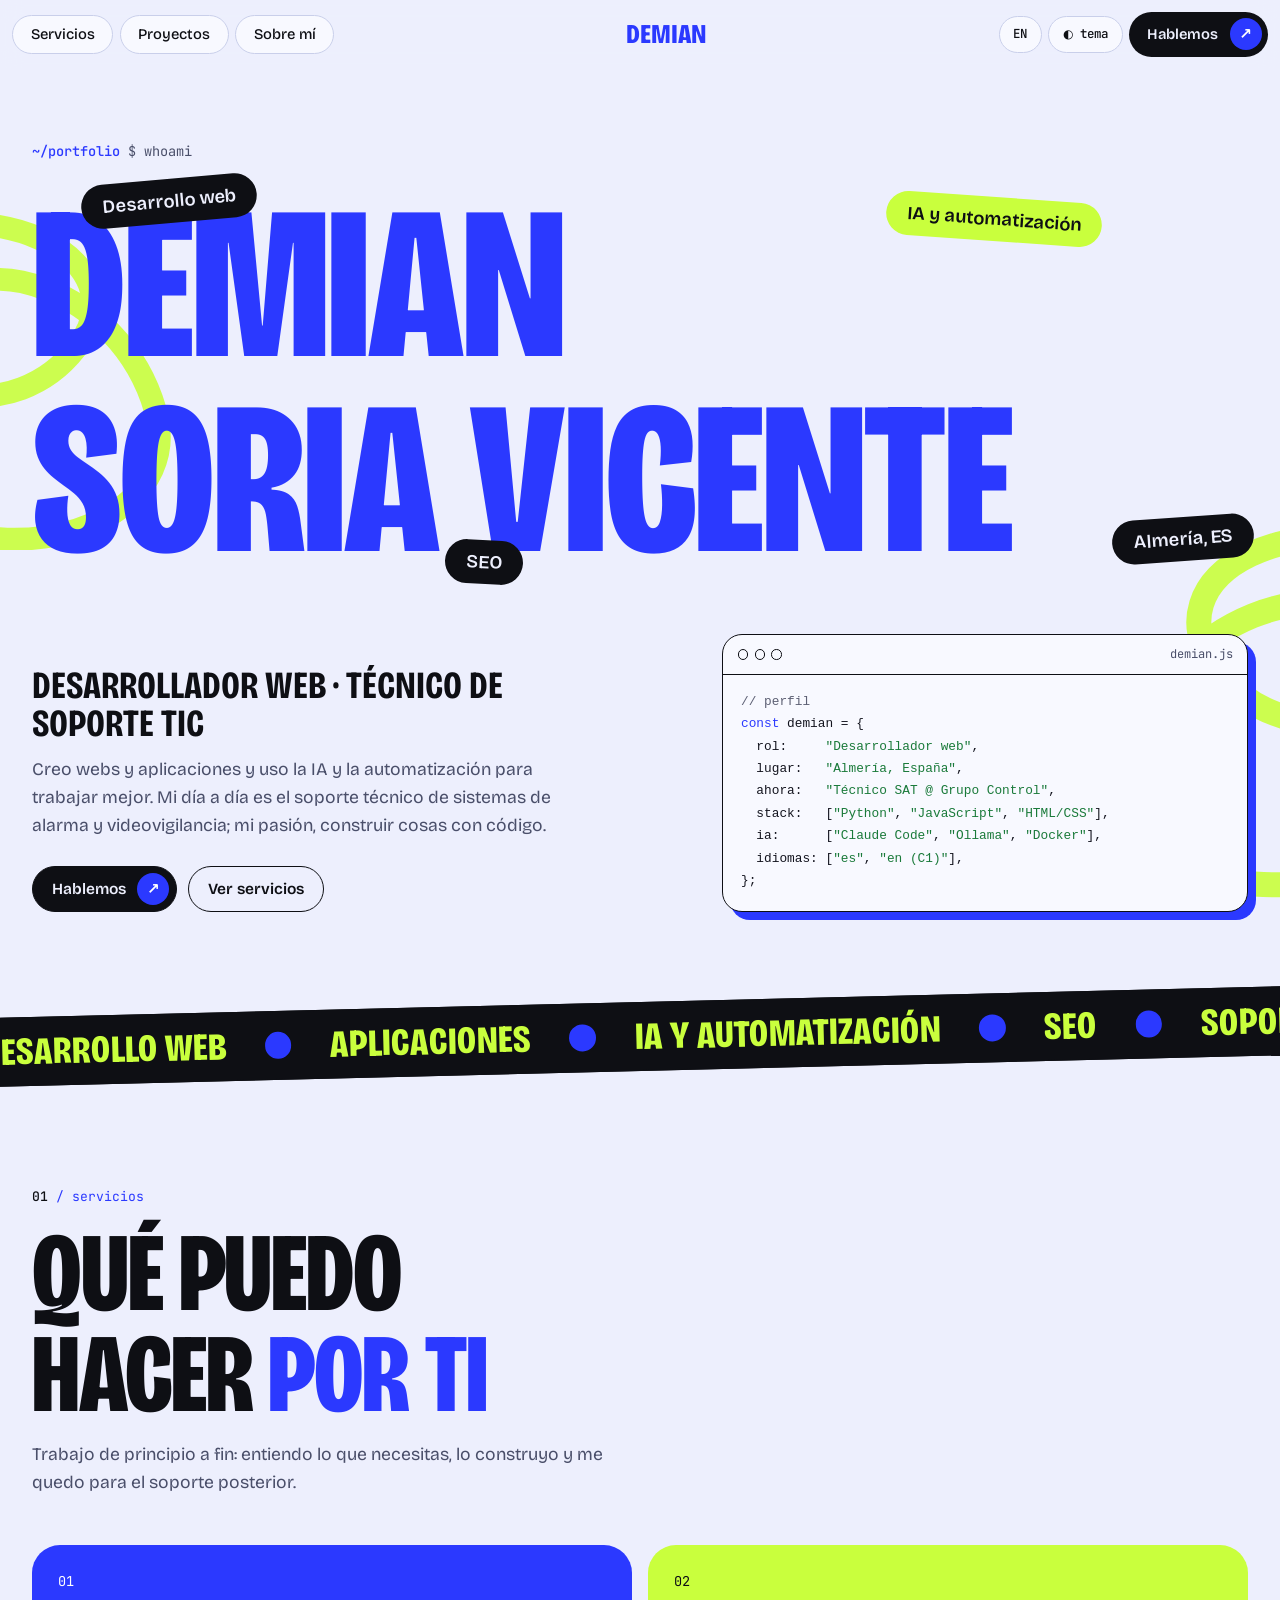
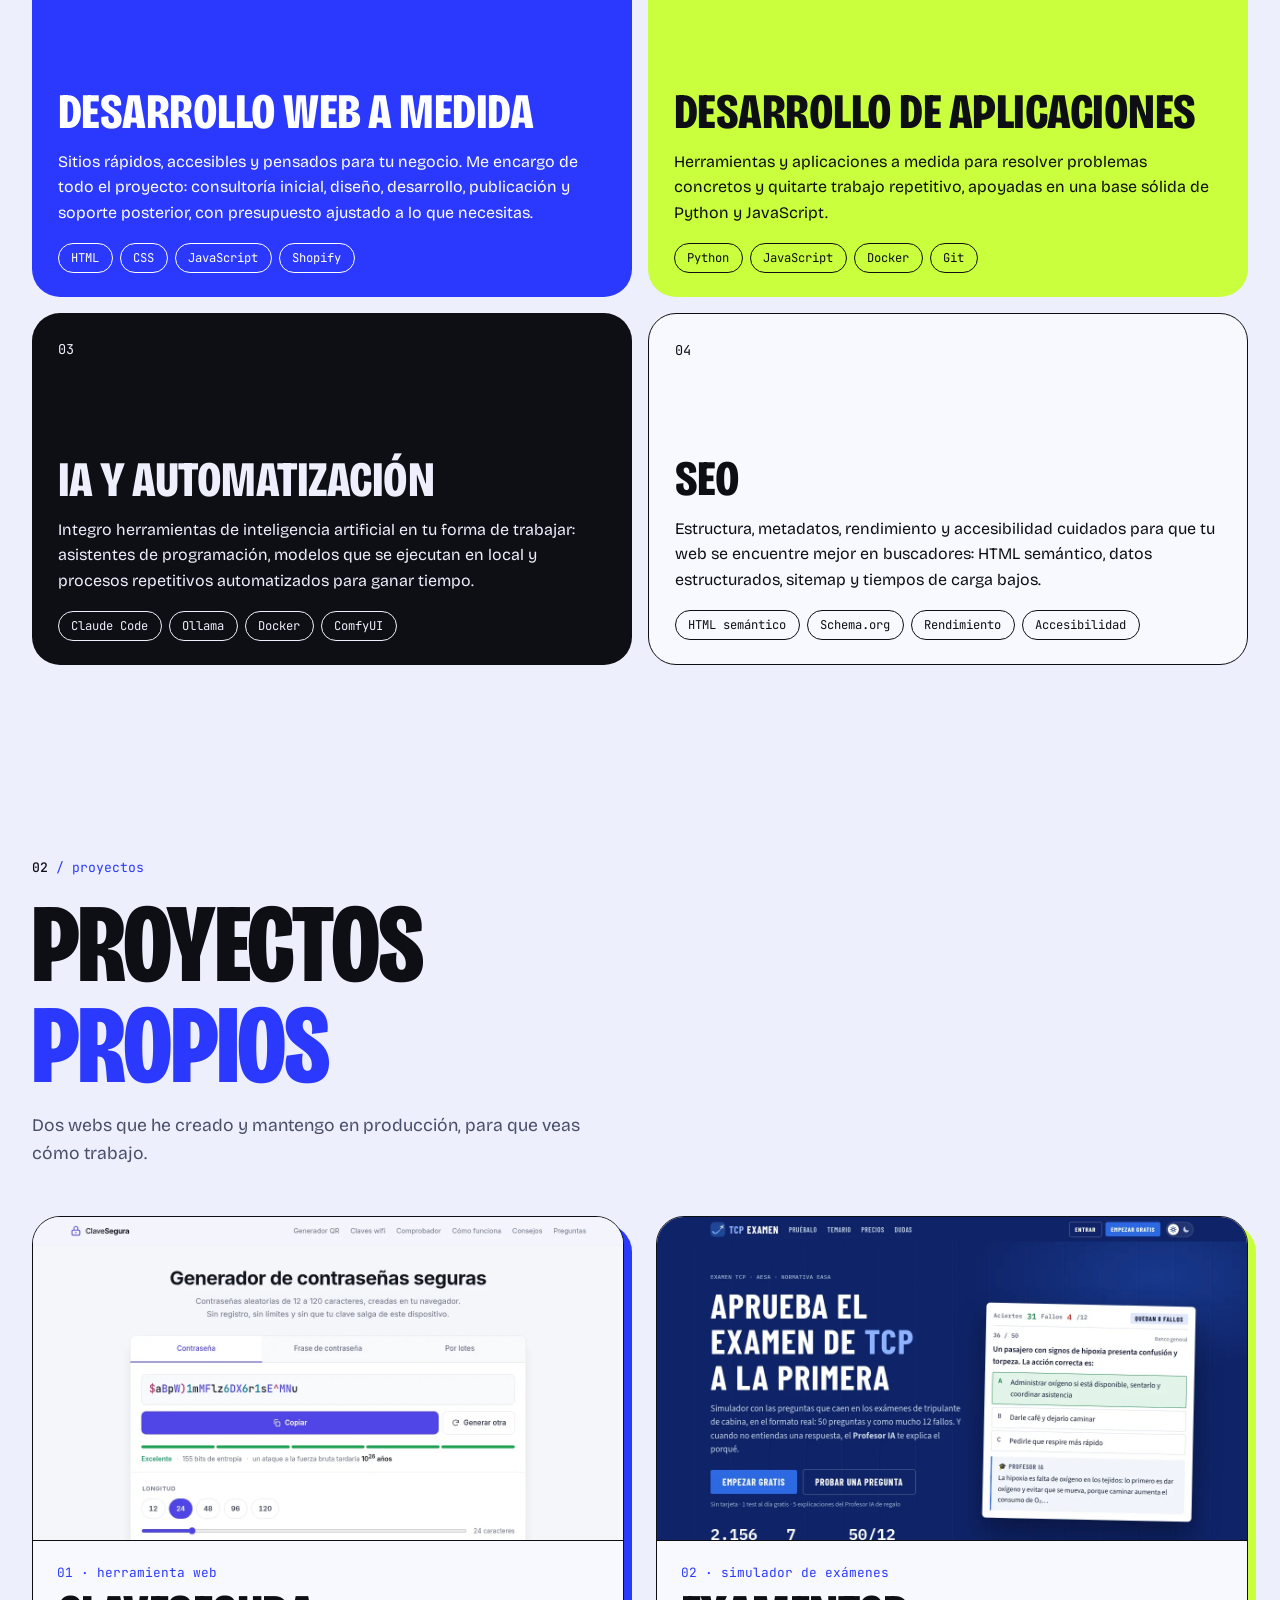
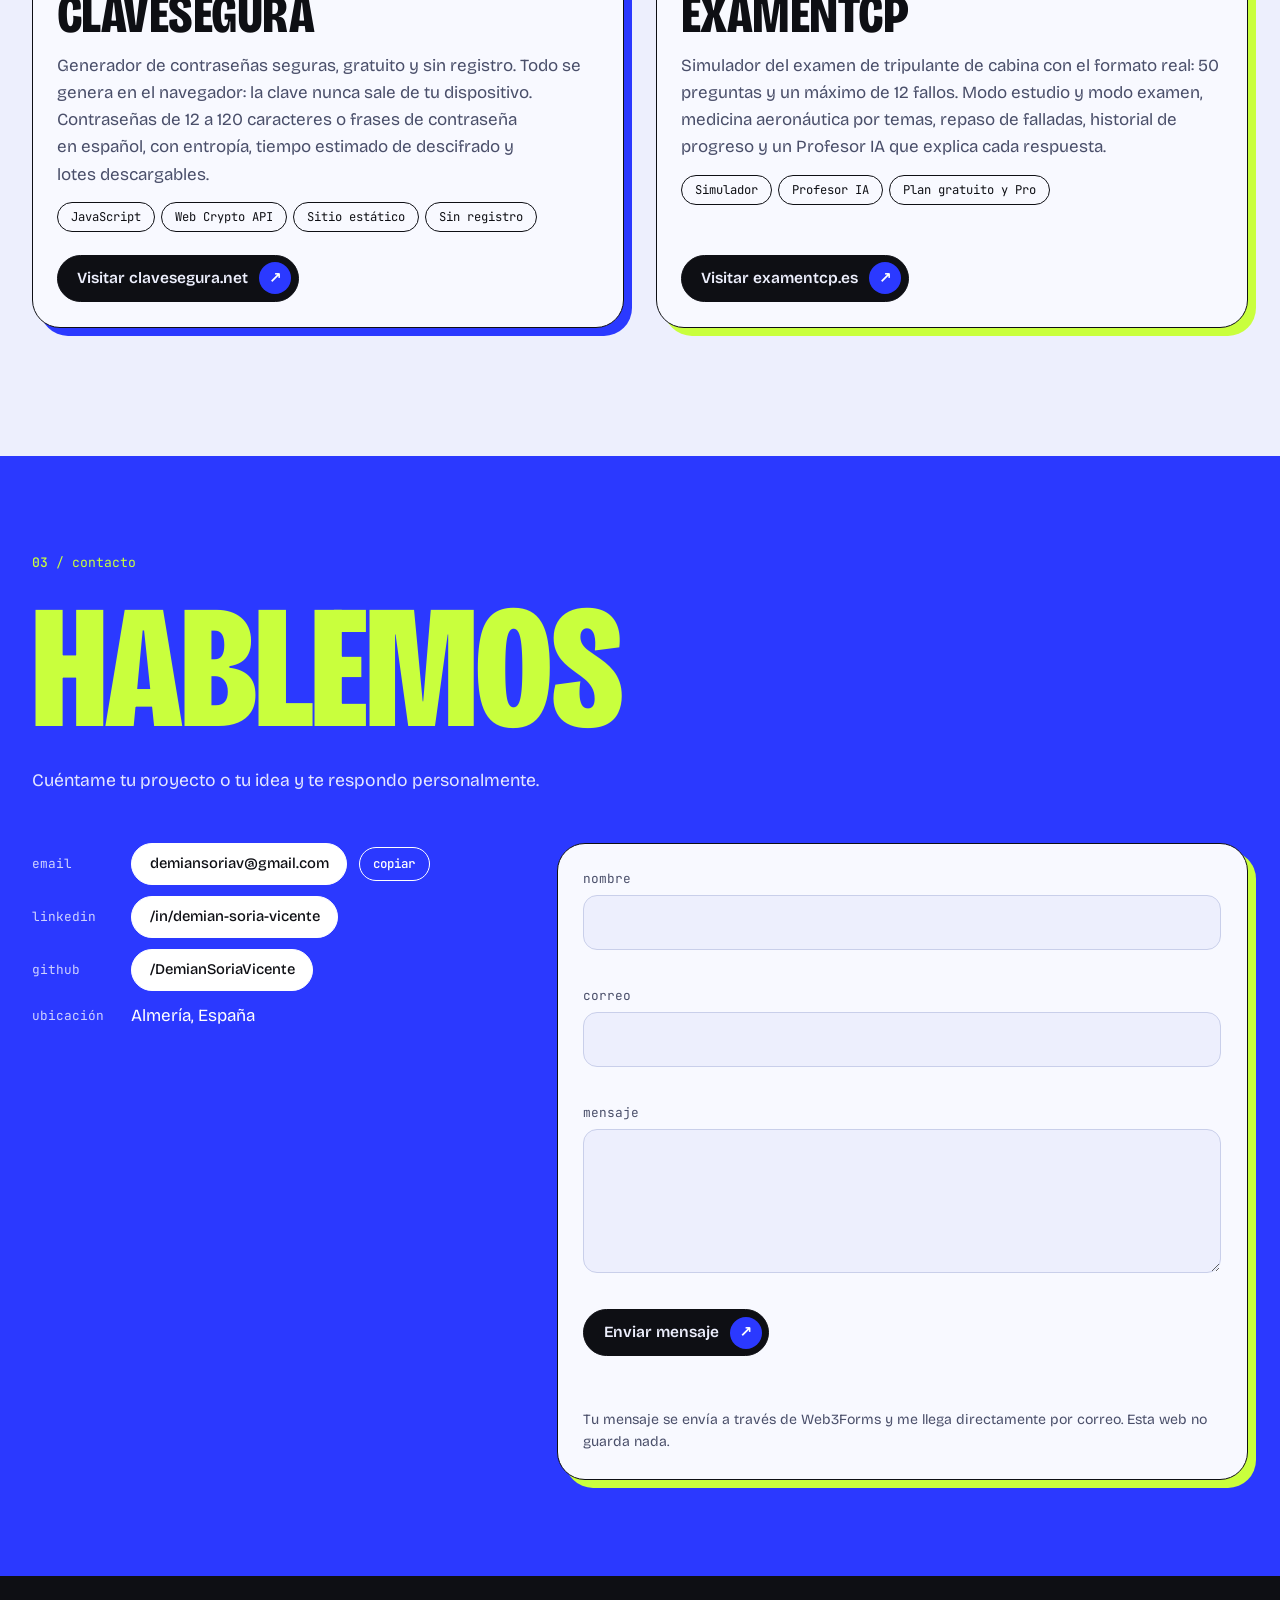
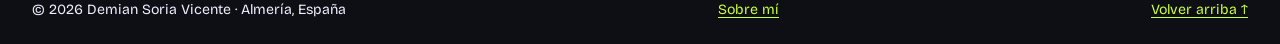
<file: index.html>
<!doctype html>
<html lang="es">
<head>
  <meta charset="utf-8">
  <meta name="viewport" content="width=device-width, initial-scale=1">
  <script>try{var t=localStorage.getItem("theme");if(t==="light"||t==="dark")document.documentElement.dataset.theme=t}catch(e){}document.documentElement.classList.add("js")</script>
  <title>Demian Soria Vicente</title>
  <meta name="description" content="Demian Soria Vicente, desarrollador web y técnico de soporte TIC en Almería. Webs a medida, aplicaciones, IA y automatización, y SEO. Contacto.">
  <meta name="robots" content="index, follow, max-image-preview:large">
  <meta name="theme-color" content="#edeffd">
  <link rel="canonical" href="https://demiansoriavicente.github.io/">
  <link rel="alternate" hreflang="es" href="https://demiansoriavicente.github.io/">
  <link rel="alternate" hreflang="en" href="https://demiansoriavicente.github.io/en/">
  <link rel="alternate" hreflang="x-default" href="https://demiansoriavicente.github.io/">
  <meta property="og:type" content="profile">
  <meta property="og:title" content="Demian Soria Vicente">
  <meta property="og:description" content="Webs a medida, aplicaciones, IA y automatización, y SEO. Técnico de soporte TIC en Almería.">
  <meta property="og:url" content="https://demiansoriavicente.github.io/">
  <meta property="og:image" content="https://demiansoriavicente.github.io/assets/img/og.png">
  <meta property="og:image:width" content="1200">
  <meta property="og:image:height" content="630">
  <meta property="og:image:alt" content="Demian Soria Vicente — Desarrollador web, IA y automatización">
  <meta property="og:locale" content="es_ES">
  <meta property="og:locale:alternate" content="en_GB">
  <meta name="twitter:card" content="summary_large_image">
  <meta name="twitter:title" content="Demian Soria Vicente">
  <meta name="twitter:description" content="Webs a medida, aplicaciones, IA y automatización, y SEO. Técnico de soporte TIC en Almería.">
  <meta name="twitter:image" content="https://demiansoriavicente.github.io/assets/img/og.png">
  <link rel="icon" type="image/svg+xml" href="assets/img/favicon.svg">
  <link rel="preload" href="assets/fonts/bricolage-grotesque-latin.woff2" as="font" type="font/woff2" crossorigin>
  <link rel="stylesheet" href="styles.css?v=20261029a">

  <script type="application/ld+json">
  {
    "@context": "https://schema.org",
    "@type": "Person",
    "name": "Demian Soria Vicente",
    "url": "https://demiansoriavicente.github.io/",
    "image": "https://demiansoriavicente.github.io/assets/img/og.png",
    "jobTitle": "Desarrollador web · Técnico de soporte TIC",
    "email": "demiansoriav@gmail.com",
    "address": { "@type": "PostalAddress", "addressLocality": "Almería", "addressCountry": "ES" },
    "worksFor": { "@type": "Organization", "name": "Grupo Control Seguridad" },
    "sameAs": ["https://www.linkedin.com/in/demian-soria-vicente", "https://github.com/DemianSoriaVicente"],
    "knowsLanguage": ["es", "en"],
    "knowsAbout": ["Desarrollo web", "Inteligencia artificial", "Automatización", "SEO", "Python", "JavaScript"]
  }
  </script>
</head>

<body>
  <a class="skip-link" href="#main">Saltar al contenido</a>

  <header class="nav">
    <div class="nav-in">
      <nav aria-label="Principal">
        <ul class="pills nav-links">
          <li><a class="pill" href="#servicios">Servicios</a></li>
          <li><a class="pill" href="#proyectos">Proyectos</a></li>
          <li><a class="pill" href="sobre-mi/">Sobre mí</a></li>
        </ul>
      </nav>
      <a class="brand" href="#inicio" aria-label="Demian Soria Vicente — inicio">Demian</a>
      <div class="tools">
        <a class="pill mono" href="en/" hreflang="en" lang="en" aria-label="Read this page in English">EN</a>
        <button class="pill theme-toggle" type="button" data-theme-toggle aria-label="Cambiar entre tema claro y oscuro">◐ tema</button>
        <a class="cta" href="#contacto">Hablemos <span class="dot" aria-hidden="true">↗</span></a>
      </div>
    </div>
  </header>

  <main id="main">

    <section class="hero" id="inicio">
      <svg class="scribble s1" viewBox="0 0 400 420" aria-hidden="true"><path d="M-30 90 C 150 -10, 330 90, 250 190 C 180 280, 40 250, 90 150 C 130 70, 300 120, 340 260 C 370 360, 250 430, 120 400"/></svg>
      <svg class="scribble s2" viewBox="0 0 400 420" aria-hidden="true"><path d="M430 60 C 250 -20, 90 70, 170 170 C 240 260, 380 220, 330 130 C 290 60, 120 110, 80 250 C 50 350, 170 420, 300 380"/></svg>
      <div class="wrap">
        <p class="prompt"><b>~/portfolio</b> $ whoami</p>
        <div class="hero-head">
          <h1 class="hero-title display">
            <span class="line">Demian</span>
            <span class="line">Soria Vicente</span>
          </h1>
          <span class="sticker st1" aria-hidden="true">Desarrollo web</span>
          <span class="sticker st2 lime" aria-hidden="true">IA y automatización</span>
          <span class="sticker st3" aria-hidden="true">SEO</span>
          <span class="sticker st4" aria-hidden="true">Almería, ES</span>
        </div>
        <div class="hero-bottom">
          <div>
            <p class="role">Desarrollador web · Técnico de soporte TIC</p>
            <p class="lede">Creo webs y aplicaciones y uso la IA y la automatización para trabajar mejor. Mi día a día es el soporte técnico de sistemas de alarma y videovigilancia; mi pasión, construir cosas con código.</p>
            <div class="actions">
              <a class="btn solid" href="#contacto">Hablemos</a>
              <a class="btn ghost" href="#servicios">Ver servicios</a>
            </div>
          </div>
          <div class="code-card" aria-hidden="true">
            <div class="code-bar"><i></i><i></i><i></i><span>demian.js</span></div>
<pre><span class="c">// perfil</span>
<span class="k">const</span> demian = {
  rol:     <span class="s">"Desarrollador web"</span>,
  lugar:   <span class="s">"Almería, España"</span>,
  ahora:   <span class="s">"Técnico SAT @ Grupo Control"</span>,
  stack:   [<span class="s">"Python"</span>, <span class="s">"JavaScript"</span>, <span class="s">"HTML/CSS"</span>],
  ia:      [<span class="s">"Claude Code"</span>, <span class="s">"Ollama"</span>, <span class="s">"Docker"</span>],
  idiomas: [<span class="s">"es"</span>, <span class="s">"en (C1)"</span>],
};</pre>
          </div>
        </div>
      </div>
    </section>

    <div class="band-clip" aria-hidden="true">
      <div class="band">
        <div class="band-track">
          <div class="band-set"><span>Desarrollo web</span><span>Aplicaciones</span><span>IA y automatización</span><span>SEO</span><span>Soporte TIC</span></div>
          <div class="band-set"><span>Desarrollo web</span><span>Aplicaciones</span><span>IA y automatización</span><span>SEO</span><span>Soporte TIC</span></div>
        </div>
      </div>
    </div>

    <section id="servicios">
      <div class="wrap">
        <div class="sec-head reveal">
          <p class="tag"><b>01</b> / servicios</p>
          <h2 class="display">Qué puedo<br>hacer <em>por ti</em></h2>
          <p class="sub">Trabajo de principio a fin: entiendo lo que necesitas, lo construyo y me quedo para el soporte posterior.</p>
        </div>
        <div class="cards">
          <article class="card c1 reveal">
            <span class="num">01</span>
            <h3>Desarrollo web a medida</h3>
            <p>Sitios rápidos, accesibles y pensados para tu negocio. Me encargo de todo el proyecto: consultoría inicial, diseño, desarrollo, publicación y soporte posterior, con presupuesto ajustado a lo que necesitas.</p>
            <ul class="chips"><li>HTML</li><li>CSS</li><li>JavaScript</li><li>Shopify</li></ul>
          </article>
          <article class="card c2 reveal">
            <span class="num">02</span>
            <h3>Desarrollo de aplicaciones</h3>
            <p>Herramientas y aplicaciones a medida para resolver problemas concretos y quitarte trabajo repetitivo, apoyadas en una base sólida de Python y JavaScript.</p>
            <ul class="chips"><li>Python</li><li>JavaScript</li><li>Docker</li><li>Git</li></ul>
          </article>
          <article class="card c3 reveal">
            <span class="num">03</span>
            <h3>IA y automatización</h3>
            <p>Integro herramientas de inteligencia artificial en tu forma de trabajar: asistentes de programación, modelos que se ejecutan en local y procesos repetitivos automatizados para ganar tiempo.</p>
            <ul class="chips"><li>Claude Code</li><li>Ollama</li><li>Docker</li><li>ComfyUI</li></ul>
          </article>
          <article class="card c4 reveal">
            <span class="num">04</span>
            <h3>SEO</h3>
            <p>Estructura, metadatos, rendimiento y accesibilidad cuidados para que tu web se encuentre mejor en buscadores: HTML semántico, datos estructurados, sitemap y tiempos de carga bajos.</p>
            <ul class="chips"><li>HTML semántico</li><li>Schema.org</li><li>Rendimiento</li><li>Accesibilidad</li></ul>
          </article>
        </div>
      </div>
    </section>

    <section id="proyectos">
      <div class="wrap">
        <div class="sec-head reveal">
          <p class="tag"><b>02</b> / proyectos</p>
          <h2 class="display">Proyectos<br><em>propios</em></h2>
          <p class="sub">Dos webs que he creado y mantengo en producción, para que veas cómo trabajo.</p>
        </div>
        <div class="projects">
          <article class="project reveal">
            <a class="shot" href="https://clavesegura.net/" target="_blank" rel="noopener" tabindex="-1" aria-hidden="true"><img src="assets/img/proyecto-clavesegura.webp" alt="" width="1280" height="700" loading="lazy" decoding="async"></a>
            <div class="project-body">
              <p class="num">01 · herramienta web</p>
              <h3 class="display">ClaveSegura</h3>
              <p>Generador de contraseñas seguras, gratuito y sin registro. Todo se genera en el navegador: la clave nunca sale de tu dispositivo. Contraseñas de 12 a 120 caracteres o frases de contraseña en español, con entropía, tiempo estimado de descifrado y lotes descargables.</p>
              <ul class="chips"><li>JavaScript</li><li>Web Crypto API</li><li>Sitio estático</li><li>Sin registro</li></ul>
              <a class="btn solid" href="https://clavesegura.net/" target="_blank" rel="noopener">Visitar clavesegura.net</a>
            </div>
          </article>
          <article class="project reveal">
            <a class="shot" href="https://examentcp.es/" target="_blank" rel="noopener" tabindex="-1" aria-hidden="true"><img src="assets/img/proyecto-examentcp.webp" alt="" width="1280" height="700" loading="lazy" decoding="async"></a>
            <div class="project-body">
              <p class="num">02 · simulador de exámenes</p>
              <h3 class="display">ExamenTCP</h3>
              <p>Simulador del examen de tripulante de cabina con el formato real: 50 preguntas y un máximo de 12 fallos. Modo estudio y modo examen, medicina aeronáutica por temas, repaso de falladas, historial de progreso y un Profesor IA que explica cada respuesta.</p>
              <ul class="chips"><li>Simulador</li><li>Profesor IA</li><li>Plan gratuito y Pro</li></ul>
              <a class="btn solid" href="https://examentcp.es/" target="_blank" rel="noopener">Visitar examentcp.es</a>
            </div>
          </article>
        </div>
      </div>
    </section>

    <section class="contact" id="contacto">
      <div class="wrap">
        <div class="reveal">
          <p class="tag"><b>03</b> / contacto</p>
          <h2 class="display">Hable&shy;mos</h2>
          <p class="sub">Cuéntame tu proyecto o tu idea y te respondo personalmente.</p>
        </div>
        <div class="contact-grid">
          <ul class="links reveal">
            <li>
              <span class="lbl">email</span><a class="pill" href="mailto:demiansoriav@gmail.com">demiansoriav@gmail.com</a>
              <button class="pill copy" type="button" data-copy="demiansoriav@gmail.com" data-copied="¡Copiado!">copiar</button>
            </li>
            <li><span class="lbl">linkedin</span><a class="pill" href="https://www.linkedin.com/in/demian-soria-vicente" rel="me noopener">/in/demian-soria-vicente</a></li>
            <li><span class="lbl">github</span><a class="pill" href="https://github.com/DemianSoriaVicente" rel="me noopener">/DemianSoriaVicente</a></li>
            <li><span class="lbl">ubicación</span><span class="plain">Almería, España</span></li>
          </ul>

          <form class="reveal" id="contact-form" novalidate
                action="https://api.web3forms.com/submit" method="POST"
                data-endpoint="https://api.web3forms.com/submit"
                data-to="demiansoriav@gmail.com"
                data-e-name="Escribe tu nombre." data-e-email="Escribe un correo válido." data-e-msg="Escribe un mensaje (mínimo 10 caracteres)."
                data-sending="Enviando…" data-sent="¡Mensaje enviado! Te responderé lo antes posible." data-fail="No se ha podido enviar. Inténtalo de nuevo o escríbeme directamente a">
            <input type="hidden" name="access_key" value="eef2a2b2-ebfb-4b62-925e-6abe126f3256">
            <input type="hidden" name="subject" value="Mensaje desde la web">
            <input type="hidden" name="from_name" value="Web demiansoriavicente.github.io">
            <input type="checkbox" name="botcheck" class="hp" tabindex="-1" autocomplete="off" aria-hidden="true">
            <div class="field">
              <label for="f-name">nombre</label>
              <input id="f-name" name="name" type="text" autocomplete="name" required maxlength="100">
              <p class="err" data-err="name" aria-live="polite"></p>
            </div>
            <div class="field">
              <label for="f-email">correo</label>
              <input id="f-email" name="email" type="email" autocomplete="email" required maxlength="150">
              <p class="err" data-err="email" aria-live="polite"></p>
            </div>
            <div class="field">
              <label for="f-msg">mensaje</label>
              <textarea id="f-msg" name="message" required minlength="10" maxlength="1500"></textarea>
              <p class="err" data-err="msg" aria-live="polite"></p>
            </div>
            <div class="field hp" aria-hidden="true">
              <label for="f-web">No rellenar</label>
              <input id="f-web" name="web" type="text" tabindex="-1" autocomplete="off">
            </div>
            <div>
              <button class="btn solid" type="submit">Enviar mensaje</button>
            </div>
            <p class="status" role="status" aria-live="polite" data-status></p>
            <p class="note">Tu mensaje se envía a través de Web3Forms y me llega directamente por correo. Esta web no guarda nada.</p>
          </form>
        </div>
      </div>
    </section>

  </main>

  <footer class="foot">
    <div class="wrap">
      <p>© 2026 Demian Soria Vicente · Almería, España</p>
      <p><a href="sobre-mi/">Sobre mí</a></p>
      <p><a href="#inicio">Volver arriba ↑</a></p>
    </div>
  </footer>

  <script src="main.js?v=20261029a" defer></script>
</body>
</html>
</file>
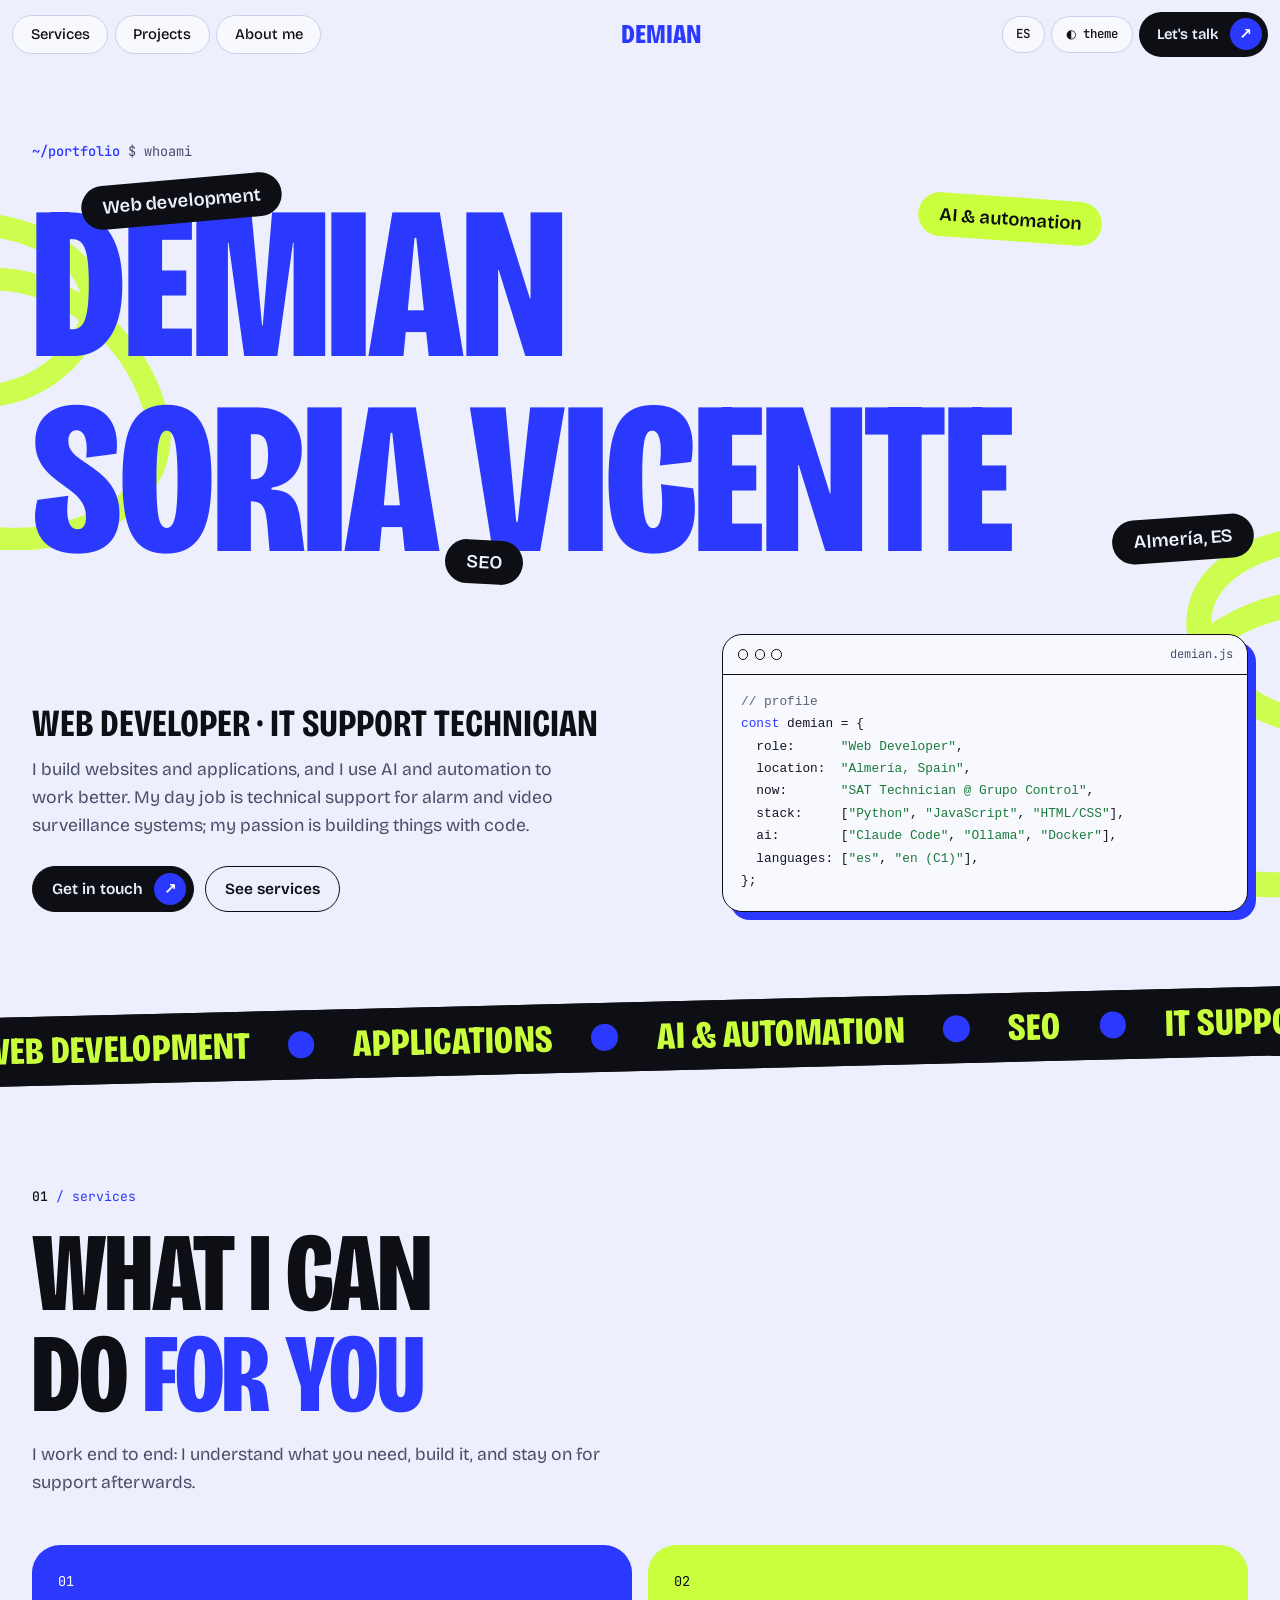
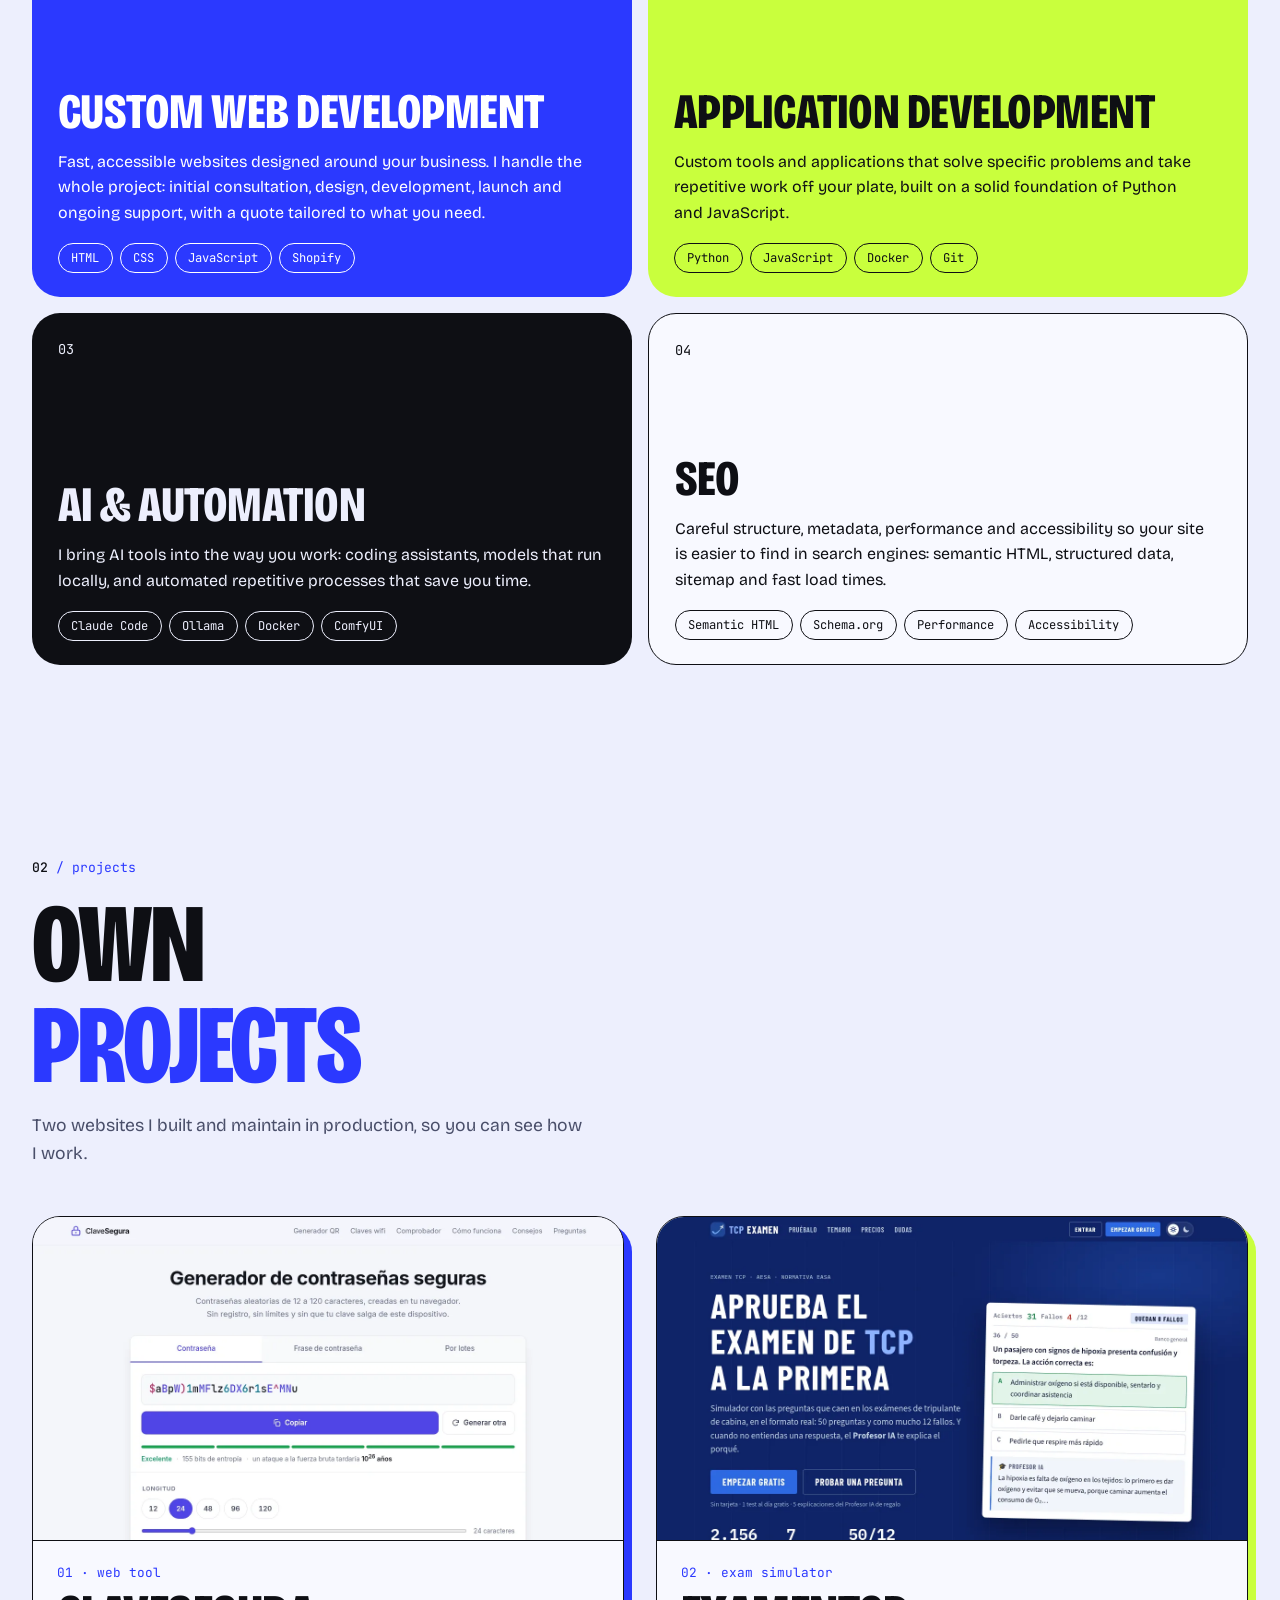
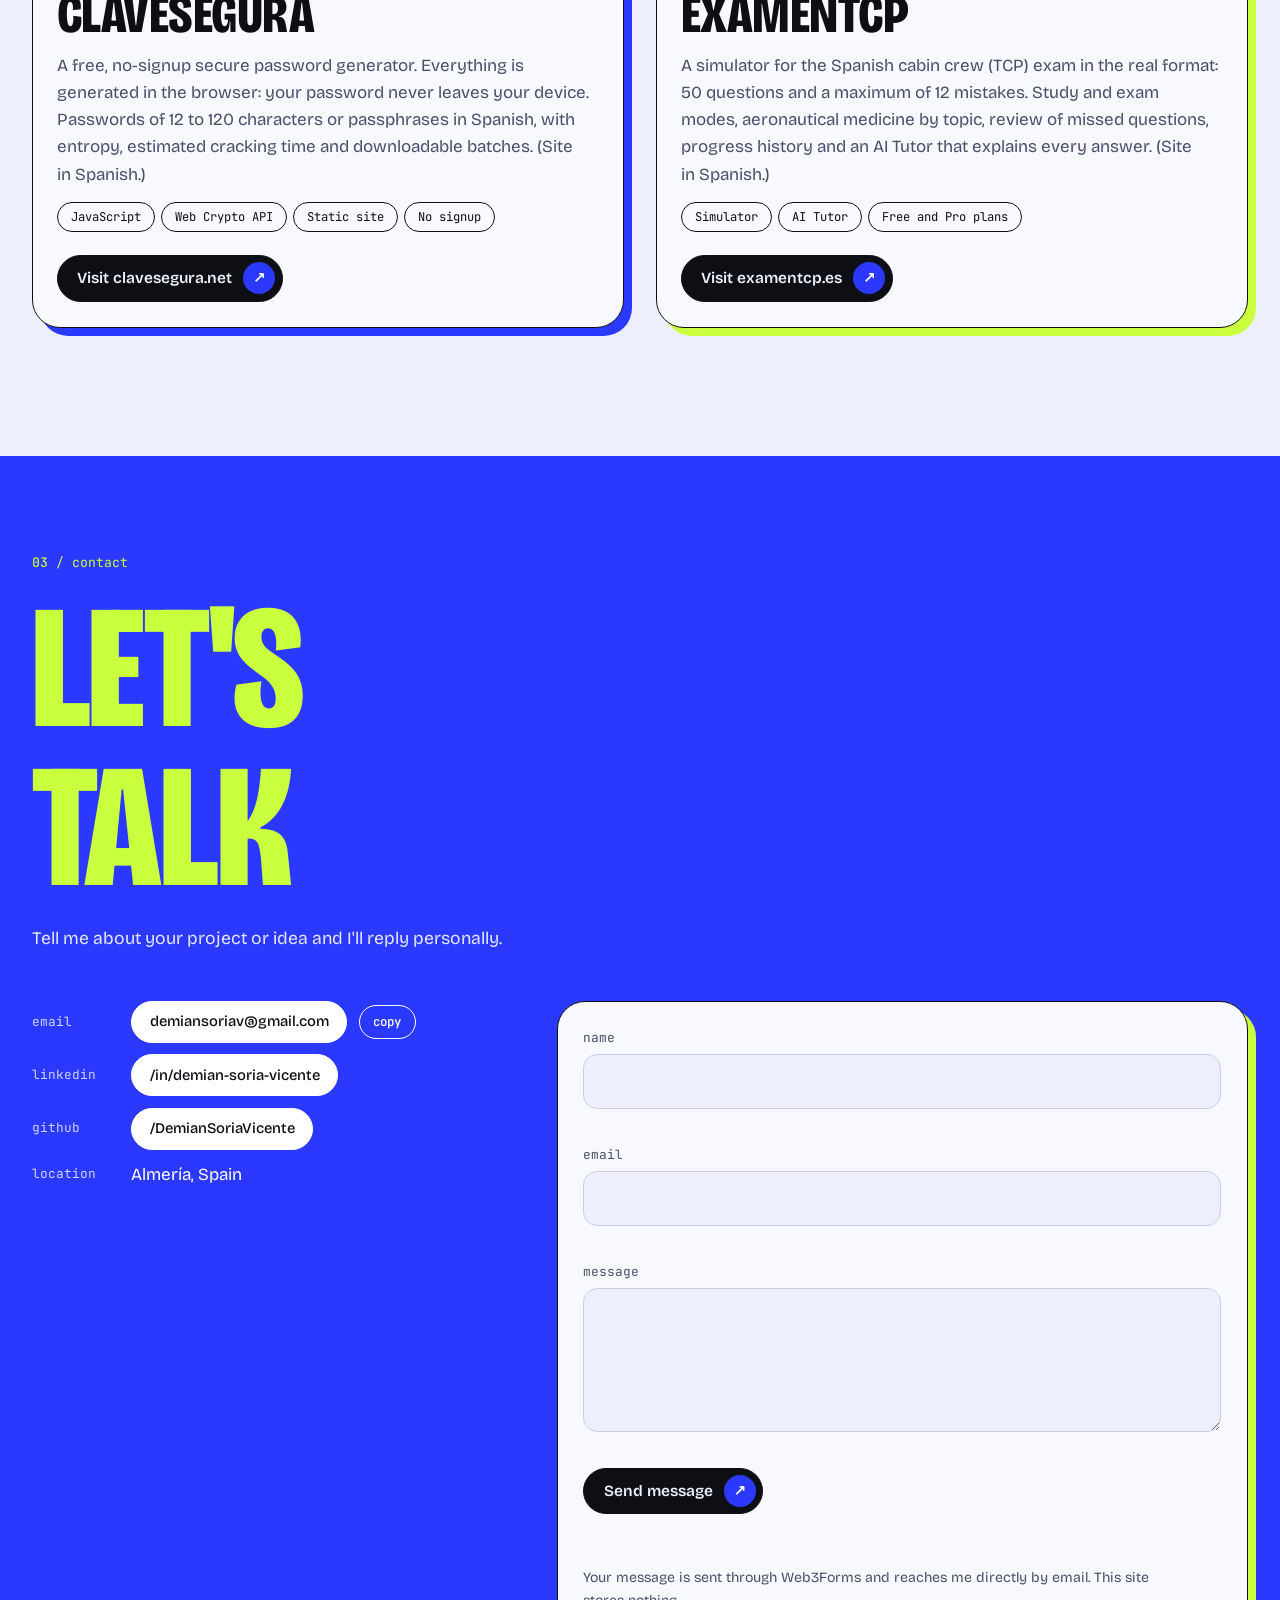
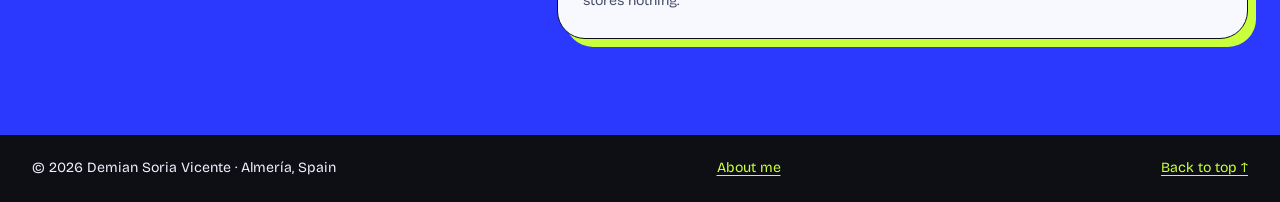
<file: en/index.html>
<!doctype html>
<html lang="en">
<head>
  <meta charset="utf-8">
  <meta name="viewport" content="width=device-width, initial-scale=1">
  <script>try{var t=localStorage.getItem("theme");if(t==="light"||t==="dark")document.documentElement.dataset.theme=t}catch(e){}document.documentElement.classList.add("js")</script>
  <title>Demian Soria Vicente</title>
  <meta name="description" content="Demian Soria Vicente, web developer and IT support technician in Almería, Spain. Custom websites, applications, AI, automation and SEO. Contact.">
  <meta name="robots" content="index, follow, max-image-preview:large">
  <meta name="theme-color" content="#edeffd">
  <link rel="canonical" href="https://demiansoriavicente.github.io/en/">
  <link rel="alternate" hreflang="es" href="https://demiansoriavicente.github.io/">
  <link rel="alternate" hreflang="en" href="https://demiansoriavicente.github.io/en/">
  <link rel="alternate" hreflang="x-default" href="https://demiansoriavicente.github.io/">
  <meta property="og:type" content="profile">
  <meta property="og:title" content="Demian Soria Vicente">
  <meta property="og:description" content="Custom websites, applications, AI and automation, and SEO. IT support technician based in Almería, Spain.">
  <meta property="og:url" content="https://demiansoriavicente.github.io/en/">
  <meta property="og:image" content="https://demiansoriavicente.github.io/assets/img/og-en.png">
  <meta property="og:image:width" content="1200">
  <meta property="og:image:height" content="630">
  <meta property="og:image:alt" content="Demian Soria Vicente — Web developer, AI and automation">
  <meta property="og:locale" content="en_GB">
  <meta property="og:locale:alternate" content="es_ES">
  <meta name="twitter:card" content="summary_large_image">
  <meta name="twitter:title" content="Demian Soria Vicente">
  <meta name="twitter:description" content="Custom websites, applications, AI, automation and SEO. IT support technician in Almería, Spain.">
  <meta name="twitter:image" content="https://demiansoriavicente.github.io/assets/img/og-en.png">
  <link rel="icon" type="image/svg+xml" href="../assets/img/favicon.svg">
  <link rel="preload" href="../assets/fonts/bricolage-grotesque-latin.woff2" as="font" type="font/woff2" crossorigin>
  <link rel="stylesheet" href="../styles.css?v=20261029a">

  <script type="application/ld+json">
  {
    "@context": "https://schema.org",
    "@type": "Person",
    "name": "Demian Soria Vicente",
    "url": "https://demiansoriavicente.github.io/en/",
    "image": "https://demiansoriavicente.github.io/assets/img/og-en.png",
    "jobTitle": "Web Developer · IT Support Technician",
    "email": "demiansoriav@gmail.com",
    "address": { "@type": "PostalAddress", "addressLocality": "Almería", "addressCountry": "ES" },
    "worksFor": { "@type": "Organization", "name": "Grupo Control Seguridad" },
    "sameAs": ["https://www.linkedin.com/in/demian-soria-vicente", "https://github.com/DemianSoriaVicente"],
    "knowsLanguage": ["es", "en"],
    "knowsAbout": ["Web development", "Artificial intelligence", "Automation", "SEO", "Python", "JavaScript"]
  }
  </script>
</head>

<body>
  <a class="skip-link" href="#main">Skip to content</a>

  <header class="nav">
    <div class="nav-in">
      <nav aria-label="Main">
        <ul class="pills nav-links">
          <li><a class="pill" href="#services">Services</a></li>
          <li><a class="pill" href="#projects">Projects</a></li>
          <li><a class="pill" href="about/">About me</a></li>
        </ul>
      </nav>
      <a class="brand" href="#home" aria-label="Demian Soria Vicente — home">Demian</a>
      <div class="tools">
        <a class="pill mono" href="../" hreflang="es" lang="es" aria-label="Leer esta página en español">ES</a>
        <button class="pill theme-toggle" type="button" data-theme-toggle aria-label="Switch between light and dark theme">◐ theme</button>
        <a class="cta" href="#contact">Let's talk <span class="dot" aria-hidden="true">↗</span></a>
      </div>
    </div>
  </header>

  <main id="main">

    <section class="hero" id="home">
      <svg class="scribble s1" viewBox="0 0 400 420" aria-hidden="true"><path d="M-30 90 C 150 -10, 330 90, 250 190 C 180 280, 40 250, 90 150 C 130 70, 300 120, 340 260 C 370 360, 250 430, 120 400"/></svg>
      <svg class="scribble s2" viewBox="0 0 400 420" aria-hidden="true"><path d="M430 60 C 250 -20, 90 70, 170 170 C 240 260, 380 220, 330 130 C 290 60, 120 110, 80 250 C 50 350, 170 420, 300 380"/></svg>
      <div class="wrap">
        <p class="prompt"><b>~/portfolio</b> $ whoami</p>
        <div class="hero-head">
          <h1 class="hero-title display">
            <span class="line">Demian</span>
            <span class="line">Soria Vicente</span>
          </h1>
          <span class="sticker st1" aria-hidden="true">Web development</span>
          <span class="sticker st2 lime" aria-hidden="true">AI & automation</span>
          <span class="sticker st3" aria-hidden="true">SEO</span>
          <span class="sticker st4" aria-hidden="true">Almería, ES</span>
        </div>
        <div class="hero-bottom">
          <div>
            <p class="role">Web Developer · IT Support Technician</p>
            <p class="lede">I build websites and applications, and I use AI and automation to work better. My day job is technical support for alarm and video surveillance systems; my passion is building things with code.</p>
            <div class="actions">
              <a class="btn solid" href="#contact">Get in touch</a>
              <a class="btn ghost" href="#services">See services</a>
            </div>
          </div>
          <div class="code-card" aria-hidden="true">
            <div class="code-bar"><i></i><i></i><i></i><span>demian.js</span></div>
<pre><span class="c">// profile</span>
<span class="k">const</span> demian = {
  role:      <span class="s">"Web Developer"</span>,
  location:  <span class="s">"Almería, Spain"</span>,
  now:       <span class="s">"SAT Technician @ Grupo Control"</span>,
  stack:     [<span class="s">"Python"</span>, <span class="s">"JavaScript"</span>, <span class="s">"HTML/CSS"</span>],
  ai:        [<span class="s">"Claude Code"</span>, <span class="s">"Ollama"</span>, <span class="s">"Docker"</span>],
  languages: [<span class="s">"es"</span>, <span class="s">"en (C1)"</span>],
};</pre>
          </div>
        </div>
      </div>
    </section>

    <div class="band-clip" aria-hidden="true">
      <div class="band">
        <div class="band-track">
          <div class="band-set"><span>Web development</span><span>Applications</span><span>AI & automation</span><span>SEO</span><span>IT support</span></div>
          <div class="band-set"><span>Web development</span><span>Applications</span><span>AI & automation</span><span>SEO</span><span>IT support</span></div>
        </div>
      </div>
    </div>

    <section id="services">
      <div class="wrap">
        <div class="sec-head reveal">
          <p class="tag"><b>01</b> / services</p>
          <h2 class="display">What I can<br>do <em>for you</em></h2>
          <p class="sub">I work end to end: I understand what you need, build it, and stay on for support afterwards.</p>
        </div>
        <div class="cards">
          <article class="card c1 reveal">
            <span class="num">01</span>
            <h3>Custom web development</h3>
            <p>Fast, accessible websites designed around your business. I handle the whole project: initial consultation, design, development, launch and ongoing support, with a quote tailored to what you need.</p>
            <ul class="chips"><li>HTML</li><li>CSS</li><li>JavaScript</li><li>Shopify</li></ul>
          </article>
          <article class="card c2 reveal">
            <span class="num">02</span>
            <h3>Application development</h3>
            <p>Custom tools and applications that solve specific problems and take repetitive work off your plate, built on a solid foundation of Python and JavaScript.</p>
            <ul class="chips"><li>Python</li><li>JavaScript</li><li>Docker</li><li>Git</li></ul>
          </article>
          <article class="card c3 reveal">
            <span class="num">03</span>
            <h3>AI &amp; automation</h3>
            <p>I bring AI tools into the way you work: coding assistants, models that run locally, and automated repetitive processes that save you time.</p>
            <ul class="chips"><li>Claude Code</li><li>Ollama</li><li>Docker</li><li>ComfyUI</li></ul>
          </article>
          <article class="card c4 reveal">
            <span class="num">04</span>
            <h3>SEO</h3>
            <p>Careful structure, metadata, performance and accessibility so your site is easier to find in search engines: semantic HTML, structured data, sitemap and fast load times.</p>
            <ul class="chips"><li>Semantic HTML</li><li>Schema.org</li><li>Performance</li><li>Accessibility</li></ul>
          </article>
        </div>
      </div>
    </section>

    <section id="projects">
      <div class="wrap">
        <div class="sec-head reveal">
          <p class="tag"><b>02</b> / projects</p>
          <h2 class="display">Own<br><em>projects</em></h2>
          <p class="sub">Two websites I built and maintain in production, so you can see how I work.</p>
        </div>
        <div class="projects">
          <article class="project reveal">
            <a class="shot" href="https://clavesegura.net/" target="_blank" rel="noopener" tabindex="-1" aria-hidden="true"><img src="../assets/img/proyecto-clavesegura.webp" alt="" width="1280" height="700" loading="lazy" decoding="async"></a>
            <div class="project-body">
              <p class="num">01 · web tool</p>
              <h3 class="display">ClaveSegura</h3>
              <p>A free, no-signup secure password generator. Everything is generated in the browser: your password never leaves your device. Passwords of 12 to 120 characters or passphrases in Spanish, with entropy, estimated cracking time and downloadable batches. (Site in Spanish.)</p>
              <ul class="chips"><li>JavaScript</li><li>Web Crypto API</li><li>Static site</li><li>No signup</li></ul>
              <a class="btn solid" href="https://clavesegura.net/" target="_blank" rel="noopener">Visit clavesegura.net</a>
            </div>
          </article>
          <article class="project reveal">
            <a class="shot" href="https://examentcp.es/" target="_blank" rel="noopener" tabindex="-1" aria-hidden="true"><img src="../assets/img/proyecto-examentcp.webp" alt="" width="1280" height="700" loading="lazy" decoding="async"></a>
            <div class="project-body">
              <p class="num">02 · exam simulator</p>
              <h3 class="display">ExamenTCP</h3>
              <p>A simulator for the Spanish cabin crew (TCP) exam in the real format: 50 questions and a maximum of 12 mistakes. Study and exam modes, aeronautical medicine by topic, review of missed questions, progress history and an AI Tutor that explains every answer. (Site in Spanish.)</p>
              <ul class="chips"><li>Simulator</li><li>AI Tutor</li><li>Free and Pro plans</li></ul>
              <a class="btn solid" href="https://examentcp.es/" target="_blank" rel="noopener">Visit examentcp.es</a>
            </div>
          </article>
        </div>
      </div>
    </section>

    <section class="contact" id="contact">
      <div class="wrap">
        <div class="reveal">
          <p class="tag"><b>03</b> / contact</p>
          <h2 class="display">Let's<br>talk</h2>
          <p class="sub">Tell me about your project or idea and I'll reply personally.</p>
        </div>
        <div class="contact-grid">
          <ul class="links reveal">
            <li>
              <span class="lbl">email</span><a class="pill" href="mailto:demiansoriav@gmail.com">demiansoriav@gmail.com</a>
              <button class="pill copy" type="button" data-copy="demiansoriav@gmail.com" data-copied="Copied!">copy</button>
            </li>
            <li><span class="lbl">linkedin</span><a class="pill" href="https://www.linkedin.com/in/demian-soria-vicente" rel="me noopener">/in/demian-soria-vicente</a></li>
            <li><span class="lbl">github</span><a class="pill" href="https://github.com/DemianSoriaVicente" rel="me noopener">/DemianSoriaVicente</a></li>
            <li><span class="lbl">location</span><span class="plain">Almería, Spain</span></li>
          </ul>

          <form class="reveal" id="contact-form" novalidate
                action="https://api.web3forms.com/submit" method="POST"
                data-endpoint="https://api.web3forms.com/submit"
                data-to="demiansoriav@gmail.com"
                data-e-name="Please enter your name." data-e-email="Please enter a valid email address." data-e-msg="Please write a message (at least 10 characters)."
                data-sending="Sending…" data-sent="Message sent! I'll get back to you as soon as I can." data-fail="It couldn't be sent. Please try again or write to me directly at">
            <input type="hidden" name="access_key" value="eef2a2b2-ebfb-4b62-925e-6abe126f3256">
            <input type="hidden" name="subject" value="Message from the website">
            <input type="hidden" name="from_name" value="Web demiansoriavicente.github.io">
            <input type="checkbox" name="botcheck" class="hp" tabindex="-1" autocomplete="off" aria-hidden="true">
            <div class="field">
              <label for="f-name">name</label>
              <input id="f-name" name="name" type="text" autocomplete="name" required maxlength="100">
              <p class="err" data-err="name" aria-live="polite"></p>
            </div>
            <div class="field">
              <label for="f-email">email</label>
              <input id="f-email" name="email" type="email" autocomplete="email" required maxlength="150">
              <p class="err" data-err="email" aria-live="polite"></p>
            </div>
            <div class="field">
              <label for="f-msg">message</label>
              <textarea id="f-msg" name="message" required minlength="10" maxlength="1500"></textarea>
              <p class="err" data-err="msg" aria-live="polite"></p>
            </div>
            <div class="field hp" aria-hidden="true">
              <label for="f-web">Leave empty</label>
              <input id="f-web" name="web" type="text" tabindex="-1" autocomplete="off">
            </div>
            <div>
              <button class="btn solid" type="submit">Send message</button>
            </div>
            <p class="status" role="status" aria-live="polite" data-status></p>
            <p class="note">Your message is sent through Web3Forms and reaches me directly by email. This site stores nothing.</p>
          </form>
        </div>
      </div>
    </section>

  </main>

  <footer class="foot">
    <div class="wrap">
      <p>© 2026 Demian Soria Vicente · Almería, Spain</p>
      <p><a href="about/">About me</a></p>
      <p><a href="#home">Back to top ↑</a></p>
    </div>
  </footer>

  <script src="../main.js?v=20261029a" defer></script>
</body>
</html>
</file>
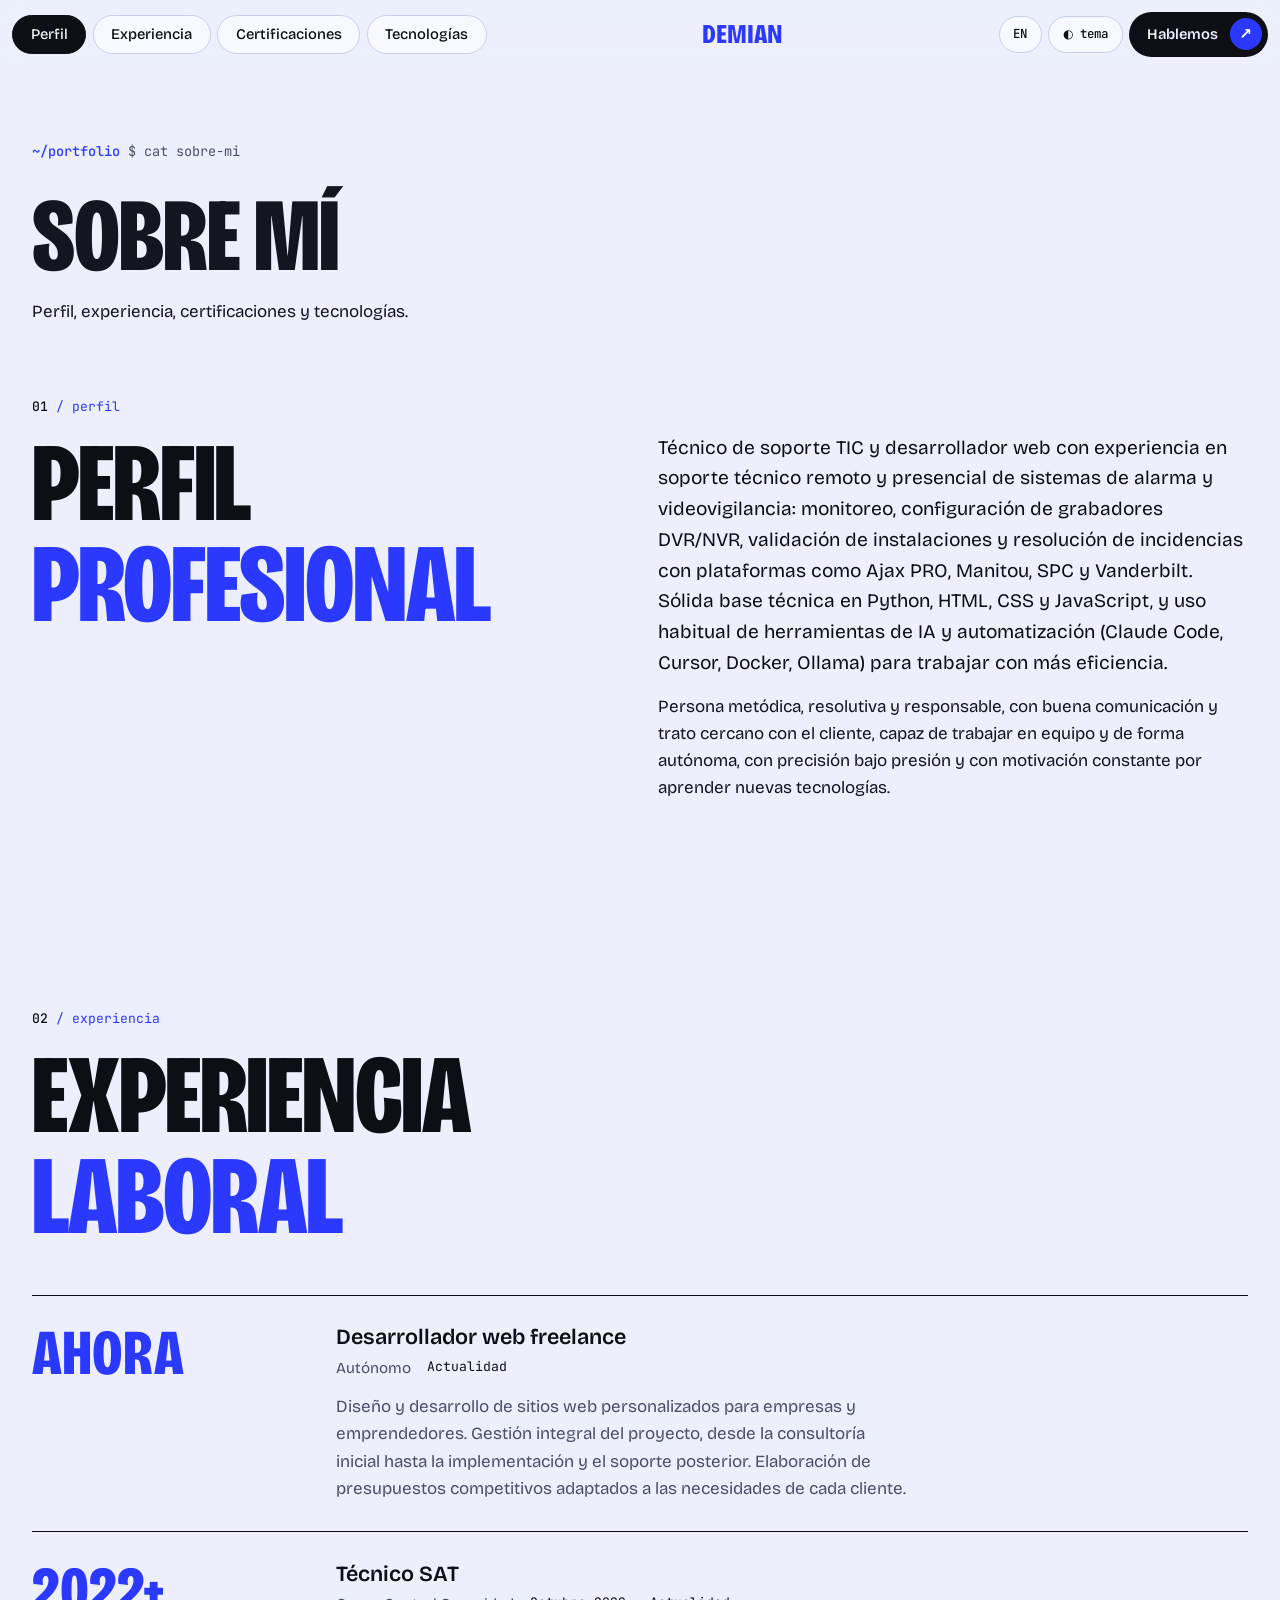
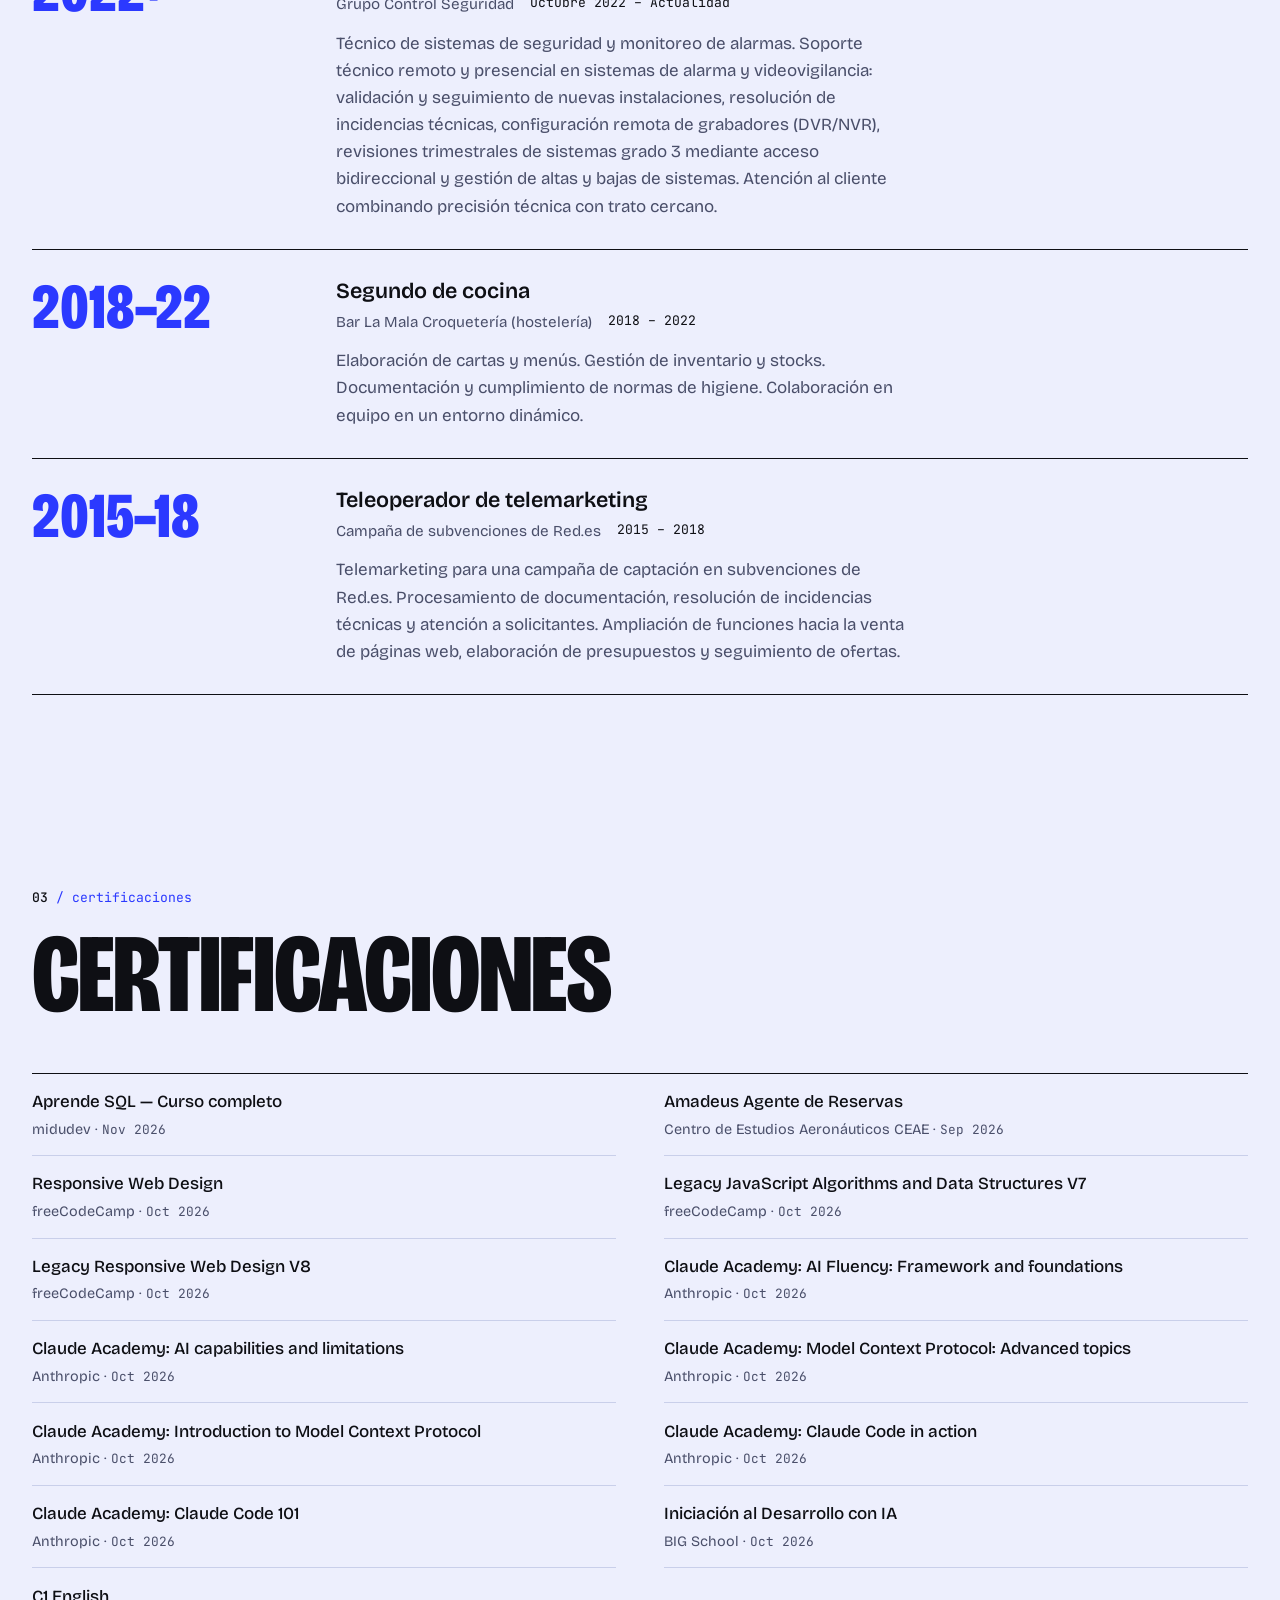
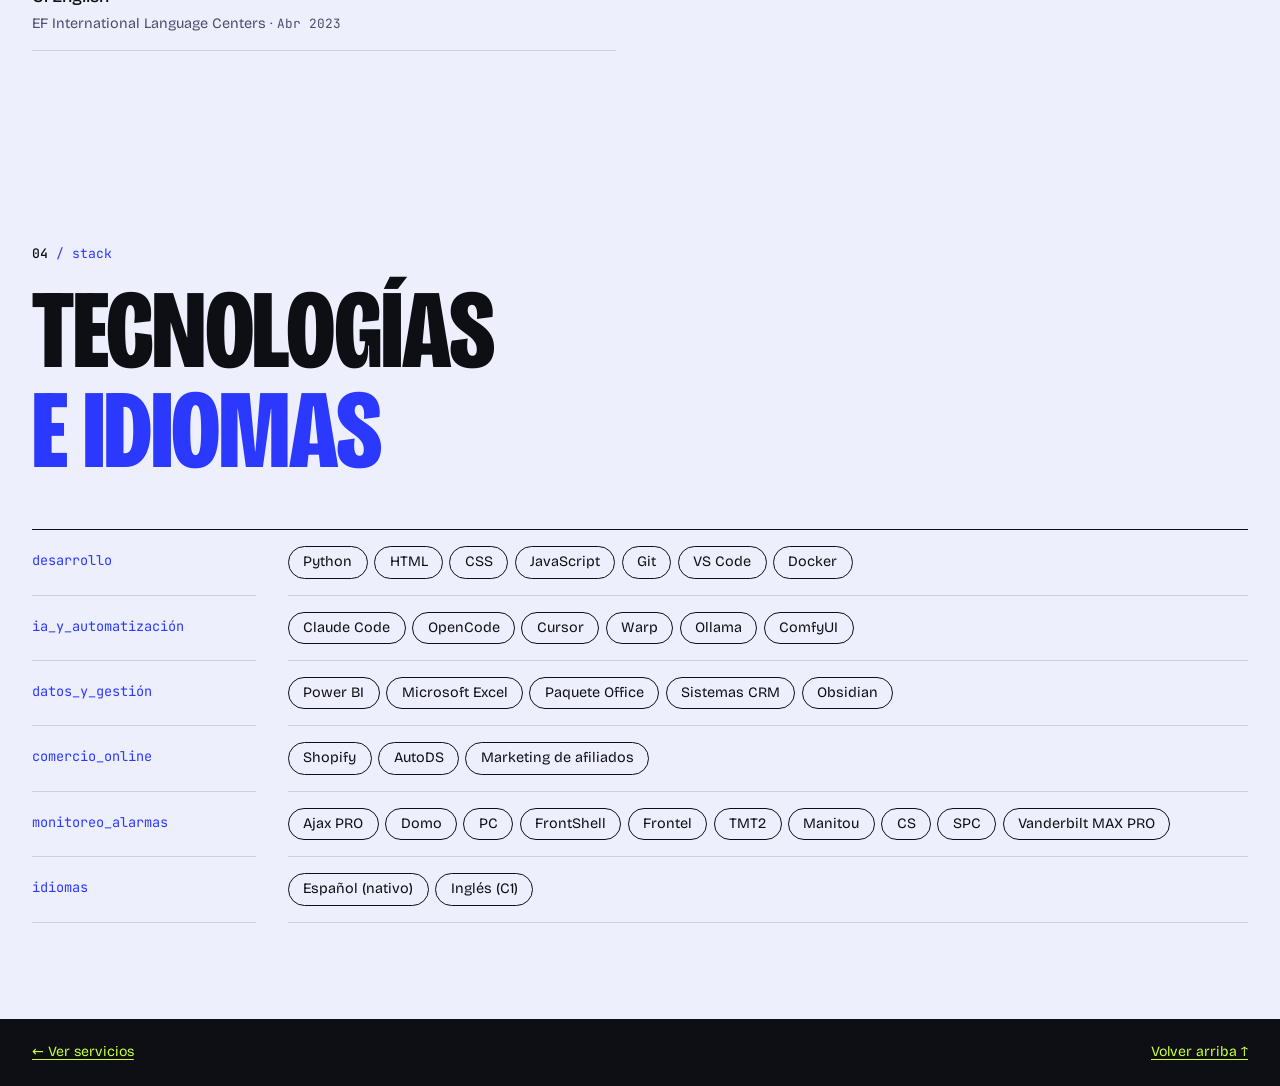
<file: sobre-mi/index.html>
<!doctype html>
<html lang="es">
<head>
  <meta charset="utf-8">
  <meta name="viewport" content="width=device-width, initial-scale=1">
  <script>try{var t=localStorage.getItem("theme");if(t==="light"||t==="dark")document.documentElement.dataset.theme=t}catch(e){}document.documentElement.classList.add("js")</script>
  <title>Demian Soria Vicente - Sobre mí</title>
  <meta name="description" content="Sobre mí: perfil, experiencia laboral, certificaciones y tecnologías de Demian Soria Vicente, desarrollador web y técnico de soporte TIC en Almería.">
  <meta name="robots" content="index, follow, max-image-preview:large">
  <meta name="theme-color" content="#edeffd">
  <link rel="canonical" href="https://demiansoriavicente.github.io/sobre-mi/">
  <link rel="alternate" hreflang="es" href="https://demiansoriavicente.github.io/sobre-mi/">
  <link rel="alternate" hreflang="en" href="https://demiansoriavicente.github.io/en/about/">
  <link rel="alternate" hreflang="x-default" href="https://demiansoriavicente.github.io/sobre-mi/">
  <meta property="og:type" content="profile">
  <meta property="og:title" content="Demian Soria Vicente - Sobre mí">
  <meta property="og:description" content="Sobre mí: perfil, experiencia laboral, certificaciones y tecnologías de Demian Soria Vicente, desarrollador web y técnico de soporte TIC en Almería.">
  <meta property="og:url" content="https://demiansoriavicente.github.io/sobre-mi/">
  <meta property="og:image" content="https://demiansoriavicente.github.io/assets/img/og.png">
  <meta property="og:image:width" content="1200">
  <meta property="og:image:height" content="630">
  <meta property="og:image:alt" content="Sobre mí — Demian Soria Vicente, desarrollador web y SEO">
  <meta property="og:locale" content="es_ES">
  <meta property="og:locale:alternate" content="en_GB">
  <meta name="twitter:card" content="summary_large_image">
  <meta name="twitter:title" content="Demian Soria Vicente - Sobre mí">
  <meta name="twitter:description" content="Sobre mí: perfil, experiencia laboral, certificaciones y tecnologías de Demian Soria Vicente, desarrollador web y técnico de soporte TIC en Almería.">
  <meta name="twitter:image" content="https://demiansoriavicente.github.io/assets/img/og.png">
  <link rel="icon" type="image/svg+xml" href="../assets/img/favicon.svg">
  <link rel="preload" href="../assets/fonts/bricolage-grotesque-latin.woff2" as="font" type="font/woff2" crossorigin>
  <link rel="stylesheet" href="../styles.css?v=20261029a">

  <script type="application/ld+json">
  {
    "@context": "https://schema.org",
    "@type": "ProfilePage",
    "url": "https://demiansoriavicente.github.io/sobre-mi/",
    "mainEntity": {
      "@type": "Person",
      "name": "Demian Soria Vicente",
      "url": "https://demiansoriavicente.github.io/",
      "jobTitle": "Desarrollador web · Técnico de soporte TIC",
      "address": { "@type": "PostalAddress", "addressLocality": "Almería", "addressCountry": "ES" },
      "worksFor": { "@type": "Organization", "name": "Grupo Control Seguridad" },
      "sameAs": ["https://www.linkedin.com/in/demian-soria-vicente", "https://github.com/DemianSoriaVicente"]
    }
  }
  </script>
</head>

<body>
  <a class="skip-link" href="#main">Saltar al contenido</a>

  <header class="nav">
    <div class="nav-in">
      <nav aria-label="Principal">
        <ul class="pills nav-links">
          <li><a class="pill" href="#perfil">Perfil</a></li>
          <li><a class="pill" href="#experiencia">Experiencia</a></li>
          <li><a class="pill" href="#certificaciones">Certificaciones</a></li>
          <li><a class="pill" href="#tecnologias">Tecnologías</a></li>
        </ul>
      </nav>
      <a class="brand" href="../" aria-label="Demian Soria Vicente — inicio">Demian</a>
      <div class="tools">
        <a class="pill mono" href="../en/about/" hreflang="en" lang="en" aria-label="Read this page in English">EN</a>
        <button class="pill theme-toggle" type="button" data-theme-toggle aria-label="Cambiar entre tema claro y oscuro">◐ tema</button>
        <a class="cta" href="../#contacto">Hablemos <span class="dot" aria-hidden="true">↗</span></a>
      </div>
    </div>
  </header>

  <main id="main">

    <section class="cv-head" id="top">
      <div class="wrap">
        <p class="prompt"><b>~/portfolio</b> $ cat sobre-mi</p>
        <h1 class="display">Sobre mí</h1>
        <p class="sub">Perfil, experiencia, certificaciones y tecnologías.</p>
      </div>
    </section>

    <section id="perfil">
      <div class="wrap reveal">
        <p class="tag"><b>01</b> / perfil</p>
        <div class="about-grid">
          <h2 class="display">Perfil<br><em>profesional</em></h2>
          <div>
            <p>Técnico de soporte TIC y desarrollador web con experiencia en soporte técnico remoto y presencial de sistemas de alarma y videovigilancia: monitoreo, configuración de grabadores DVR/NVR, validación de instalaciones y resolución de incidencias con plataformas como Ajax PRO, Manitou, SPC y Vanderbilt. Sólida base técnica en Python, HTML, CSS y JavaScript, y uso habitual de herramientas de IA y automatización (Claude Code, Cursor, Docker, Ollama) para trabajar con más eficiencia.</p>
            <p>Persona metódica, resolutiva y responsable, con buena comunicación y trato cercano con el cliente, capaz de trabajar en equipo y de forma autónoma, con precisión bajo presión y con motivación constante por aprender nuevas tecnologías.</p>
          </div>
        </div>
      </div>
    </section>

    <section id="experiencia">
      <div class="wrap">
        <div class="sec-head reveal">
          <p class="tag"><b>02</b> / experiencia</p>
          <h2 class="display">Experiencia<br><em>laboral</em></h2>
        </div>
        <ol class="jobs">
          <li class="job reveal">
            <span class="yr">Ahora</span>
            <div>
              <h3>Desarrollador web freelance</h3>
              <p class="meta"><span>Autónomo</span><span class="when">Actualidad</span></p>
              <p>Diseño y desarrollo de sitios web personalizados para empresas y emprendedores. Gestión integral del proyecto, desde la consultoría inicial hasta la implementación y el soporte posterior. Elaboración de presupuestos competitivos adaptados a las necesidades de cada cliente.</p>
            </div>
          </li>
          <li class="job reveal">
            <span class="yr">2022+</span>
            <div>
              <h3>Técnico SAT</h3>
              <p class="meta"><span>Grupo Control Seguridad</span><span class="when">Octubre 2022 – Actualidad</span></p>
              <p>Técnico de sistemas de seguridad y monitoreo de alarmas. Soporte técnico remoto y presencial en sistemas de alarma y videovigilancia: validación y seguimiento de nuevas instalaciones, resolución de incidencias técnicas, configuración remota de grabadores (DVR/NVR), revisiones trimestrales de sistemas grado 3 mediante acceso bidireccional y gestión de altas y bajas de sistemas. Atención al cliente combinando precisión técnica con trato cercano.</p>
            </div>
          </li>
          <li class="job reveal">
            <span class="yr">2018–22</span>
            <div>
              <h3>Segundo de cocina</h3>
              <p class="meta"><span>Bar La Mala Croquetería (hostelería)</span><span class="when">2018 – 2022</span></p>
              <p>Elaboración de cartas y menús. Gestión de inventario y stocks. Documentación y cumplimiento de normas de higiene. Colaboración en equipo en un entorno dinámico.</p>
            </div>
          </li>
          <li class="job reveal">
            <span class="yr">2015–18</span>
            <div>
              <h3>Teleoperador de telemarketing</h3>
              <p class="meta"><span>Campaña de subvenciones de Red.es</span><span class="when">2015 – 2018</span></p>
              <p>Telemarketing para una campaña de captación en subvenciones de Red.es. Procesamiento de documentación, resolución de incidencias técnicas y atención a solicitantes. Ampliación de funciones hacia la venta de páginas web, elaboración de presupuestos y seguimiento de ofertas.</p>
            </div>
          </li>
        </ol>
      </div>
    </section>

    <section id="certificaciones">
      <div class="wrap">
        <div class="sec-head reveal">
          <p class="tag"><b>03</b> / certificaciones</p>
          <h2 class="display">Certifi&shy;caciones</h2>
        </div>
        <ul class="list cols reveal">
          <li>Aprende SQL — Curso completo<small>midudev · <span class="when">Nov 2026</span></small></li>
          <li>Amadeus Agente de Reservas<small>Centro de Estudios Aeronáuticos CEAE · <span class="when">Sep 2026</span></small></li>
          <li>Responsive Web Design<small>freeCodeCamp · <span class="when">Oct 2026</span></small></li>
          <li>Legacy JavaScript Algorithms and Data Structures V7<small>freeCodeCamp · <span class="when">Oct 2026</span></small></li>
          <li>Legacy Responsive Web Design V8<small>freeCodeCamp · <span class="when">Oct 2026</span></small></li>
          <li>Claude Academy: AI Fluency: Framework and foundations<small>Anthropic · <span class="when">Oct 2026</span></small></li>
          <li>Claude Academy: AI capabilities and limitations<small>Anthropic · <span class="when">Oct 2026</span></small></li>
          <li>Claude Academy: Model Context Protocol: Advanced topics<small>Anthropic · <span class="when">Oct 2026</span></small></li>
          <li>Claude Academy: Introduction to Model Context Protocol<small>Anthropic · <span class="when">Oct 2026</span></small></li>
          <li>Claude Academy: Claude Code in action<small>Anthropic · <span class="when">Oct 2026</span></small></li>
          <li>Claude Academy: Claude Code 101<small>Anthropic · <span class="when">Oct 2026</span></small></li>
          <li>Iniciación al Desarrollo con IA<small>BIG School · <span class="when">Oct 2026</span></small></li>
          <li>C1 English<small>EF International Language Centers · <span class="when">Abr 2023</span></small></li>
        </ul>
      </div>
    </section>

    <section id="tecnologias">
      <div class="wrap">
        <div class="sec-head reveal">
          <p class="tag"><b>04</b> / stack</p>
          <h2 class="display">Tecnologías<br><em>e idiomas</em></h2>
        </div>
        <dl class="stack reveal">
          <dt>desarrollo</dt>
          <dd><ul class="chips"><li>Python</li><li>HTML</li><li>CSS</li><li>JavaScript</li><li>Git</li><li>VS Code</li><li>Docker</li></ul></dd>
          <dt>ia_y_automatización</dt>
          <dd><ul class="chips"><li>Claude Code</li><li>OpenCode</li><li>Cursor</li><li>Warp</li><li>Ollama</li><li>ComfyUI</li></ul></dd>
          <dt>datos_y_gestión</dt>
          <dd><ul class="chips"><li>Power BI</li><li>Microsoft Excel</li><li>Paquete Office</li><li>Sistemas CRM</li><li>Obsidian</li></ul></dd>
          <dt>comercio_online</dt>
          <dd><ul class="chips"><li>Shopify</li><li>AutoDS</li><li>Marketing de afiliados</li></ul></dd>
          <dt>monitoreo_alarmas</dt>
          <dd><ul class="chips"><li>Ajax PRO</li><li>Domo</li><li>PC</li><li>FrontShell</li><li>Frontel</li><li>TMT2</li><li>Manitou</li><li>CS</li><li>SPC</li><li>Vanderbilt MAX PRO</li></ul></dd>
          <dt>idiomas</dt>
          <dd><ul class="chips"><li>Español (nativo)</li><li>Inglés (C1)</li></ul></dd>
        </dl>
      </div>
    </section>

  </main>

  <footer class="foot">
    <div class="wrap">
      <p><a href="../#servicios">← Ver servicios</a></p>
      <p><a href="#top">Volver arriba ↑</a></p>
    </div>
  </footer>

  <script src="../main.js?v=20261029a" defer></script>
</body>
</html>
</file>
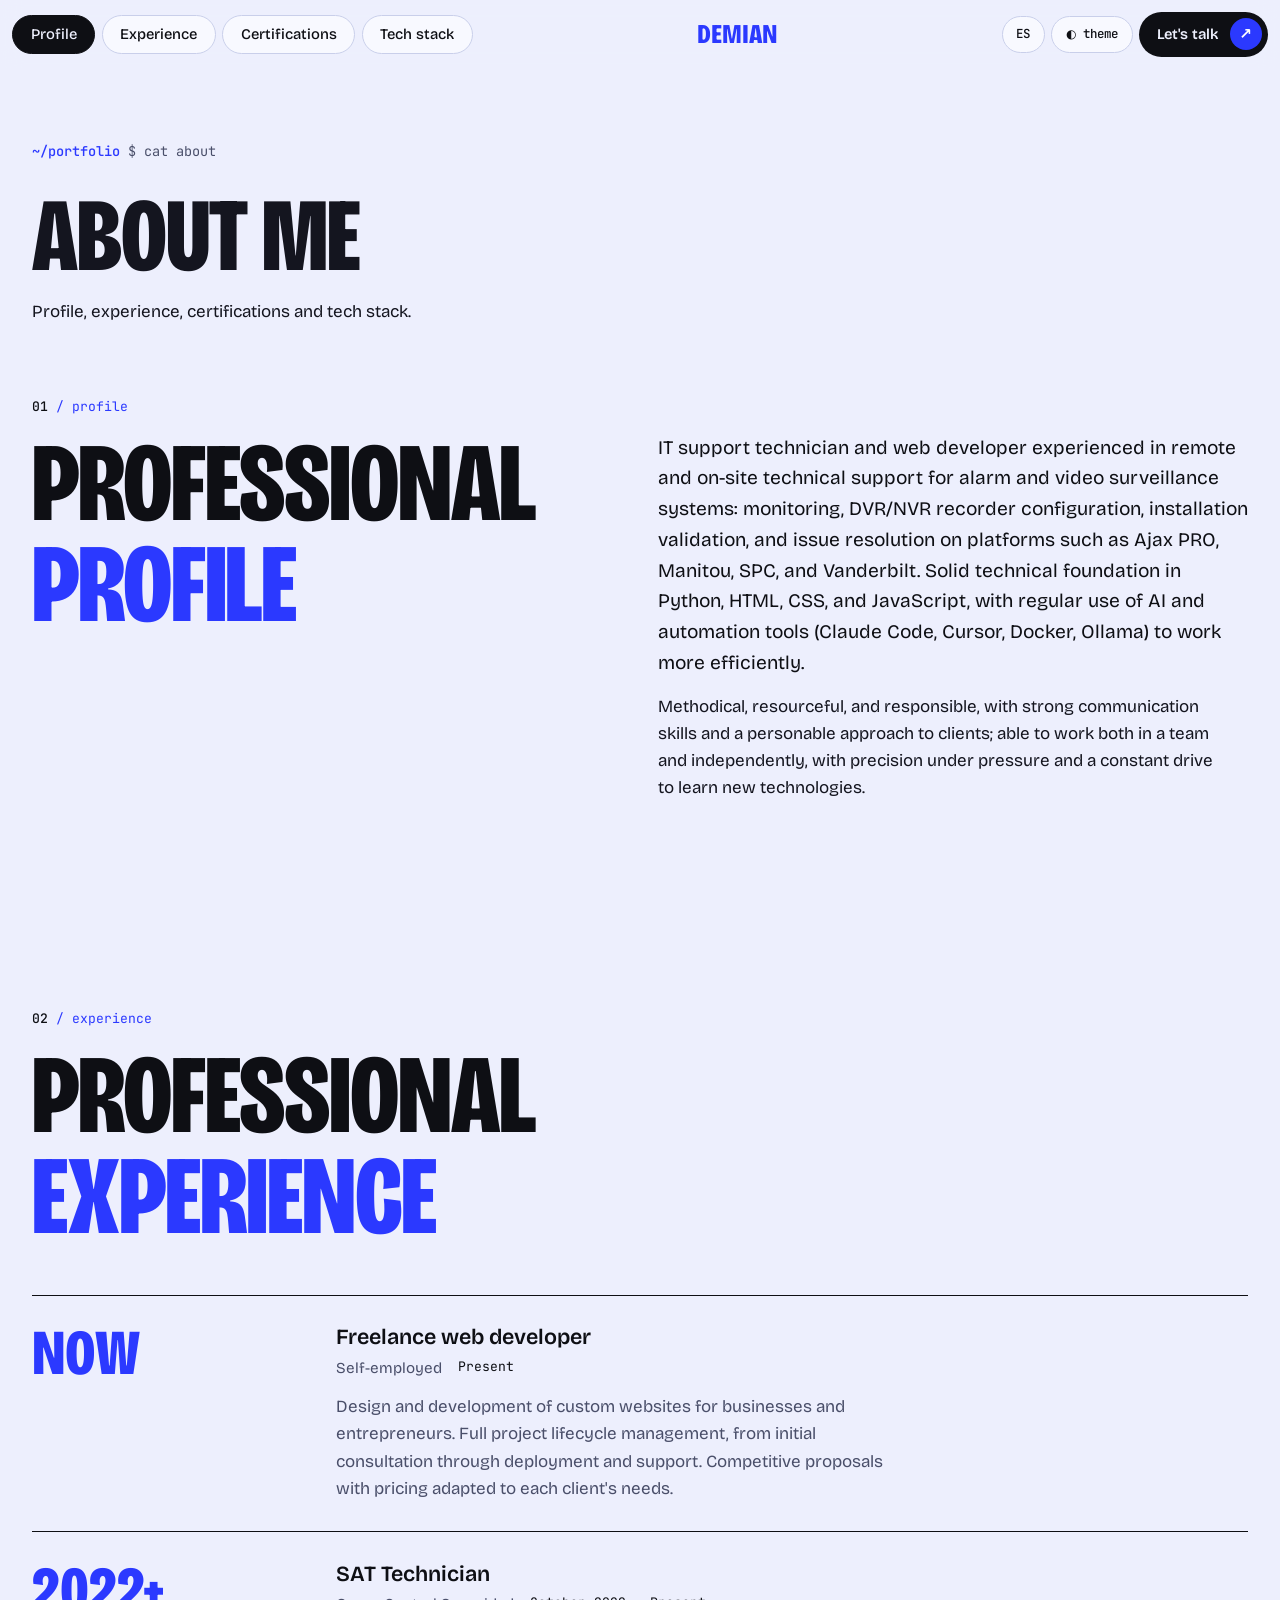
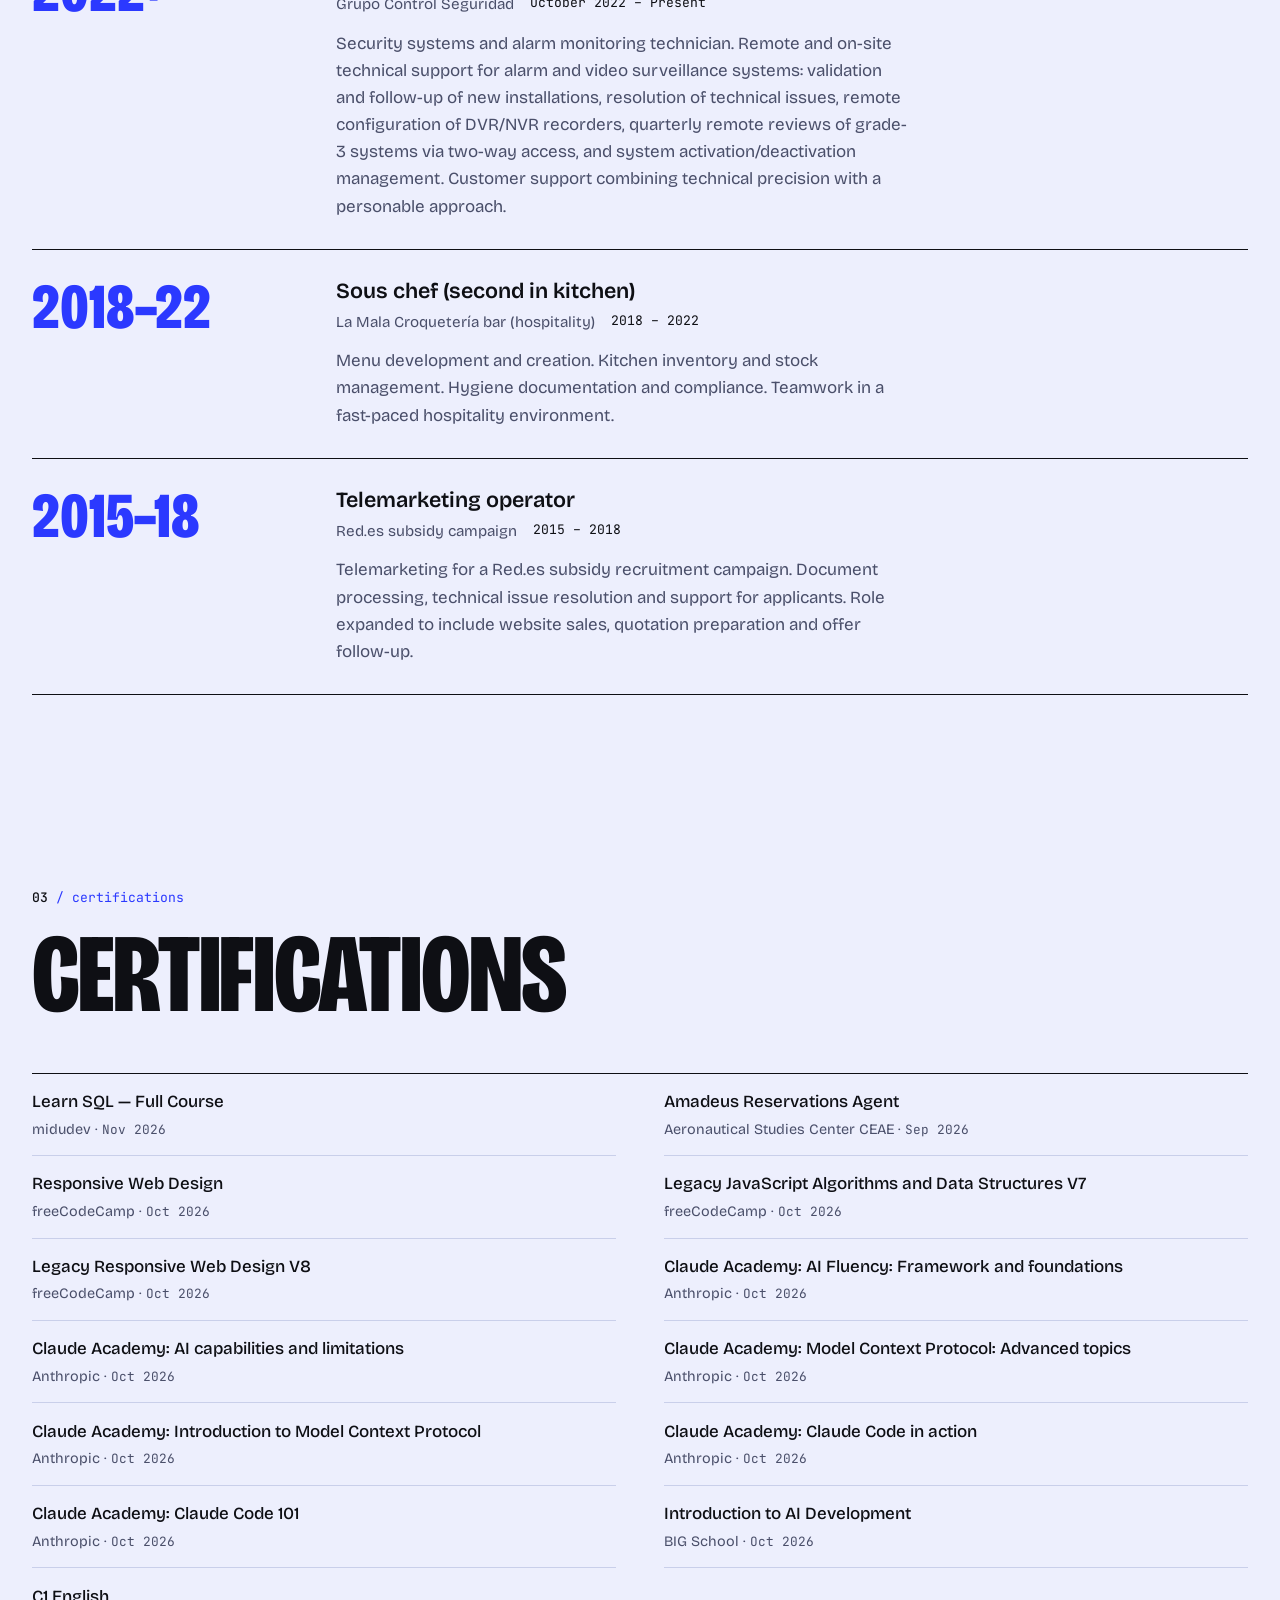
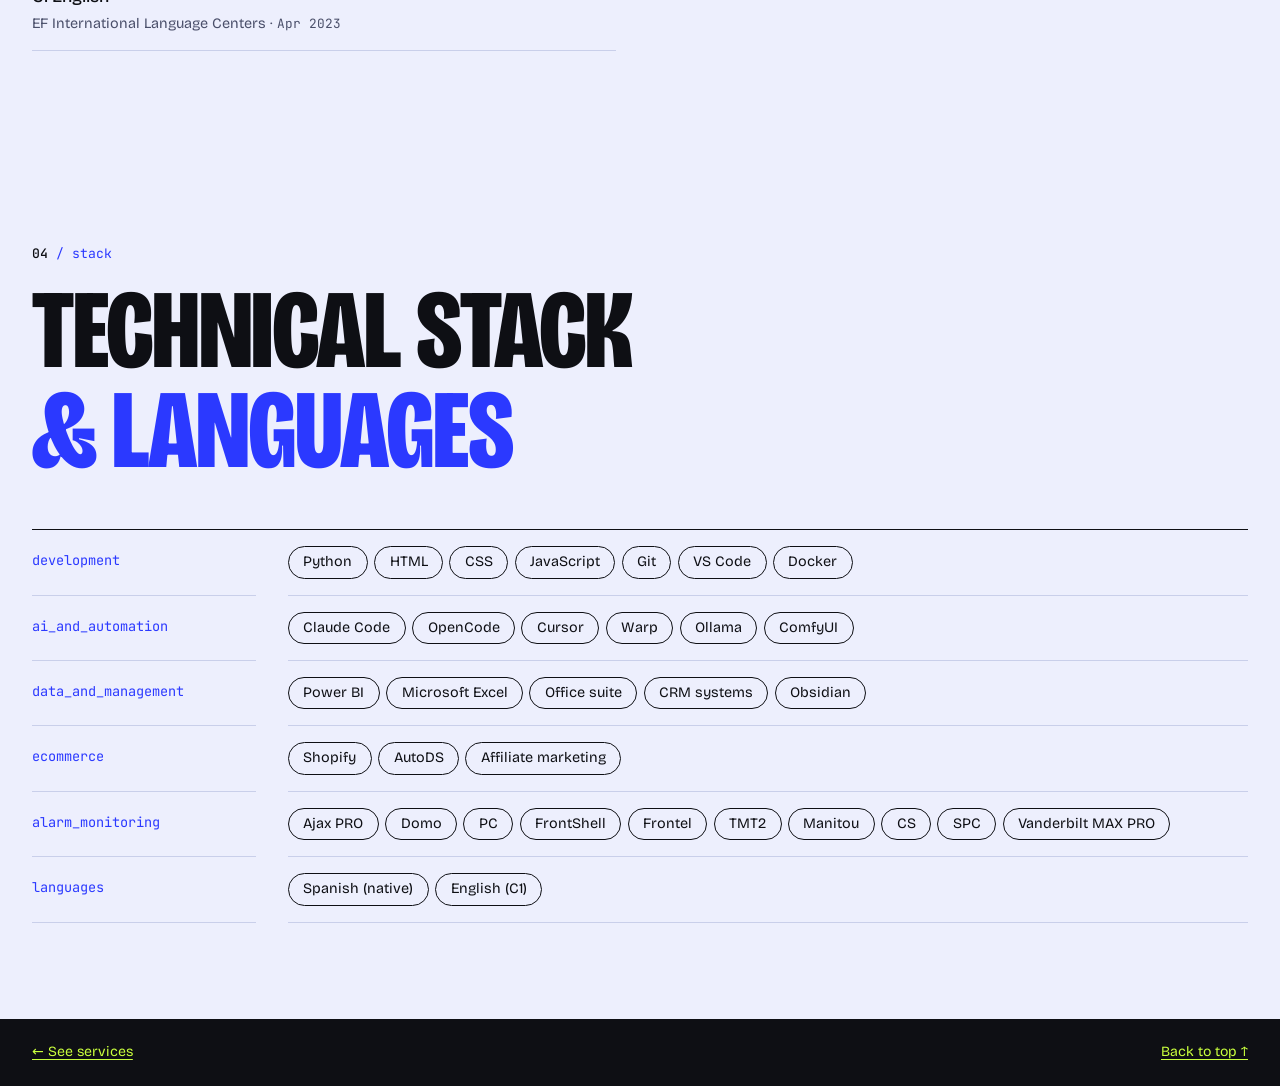
<file: en/about/index.html>
<!doctype html>
<html lang="en">
<head>
  <meta charset="utf-8">
  <meta name="viewport" content="width=device-width, initial-scale=1">
  <script>try{var t=localStorage.getItem("theme");if(t==="light"||t==="dark")document.documentElement.dataset.theme=t}catch(e){}document.documentElement.classList.add("js")</script>
  <title>Demian Soria Vicente - About Me</title>
  <meta name="description" content="About Demian Soria Vicente: profile, work experience, certifications and tech stack. Web developer and IT support technician in Almería, Spain.">
  <meta name="robots" content="index, follow, max-image-preview:large">
  <meta name="theme-color" content="#edeffd">
  <link rel="canonical" href="https://demiansoriavicente.github.io/en/about/">
  <link rel="alternate" hreflang="en" href="https://demiansoriavicente.github.io/en/about/">
  <link rel="alternate" hreflang="es" href="https://demiansoriavicente.github.io/sobre-mi/">
  <link rel="alternate" hreflang="x-default" href="https://demiansoriavicente.github.io/sobre-mi/">
  <meta property="og:type" content="profile">
  <meta property="og:title" content="Demian Soria Vicente - About Me">
  <meta property="og:description" content="About Demian Soria Vicente: profile, work experience, certifications and tech stack. Web developer and IT support technician in Almería, Spain.">
  <meta property="og:url" content="https://demiansoriavicente.github.io/en/about/">
  <meta property="og:image" content="https://demiansoriavicente.github.io/assets/img/og-en.png">
  <meta property="og:image:width" content="1200">
  <meta property="og:image:height" content="630">
  <meta property="og:image:alt" content="About Me — Demian Soria Vicente, Web Developer and SEO">
  <meta property="og:locale" content="en_GB">
  <meta property="og:locale:alternate" content="es_ES">
  <meta name="twitter:card" content="summary_large_image">
  <meta name="twitter:title" content="Demian Soria Vicente - About Me">
  <meta name="twitter:description" content="About Demian Soria Vicente: profile, work experience, certifications and tech stack. Web developer and IT support technician in Almería, Spain.">
  <meta name="twitter:image" content="https://demiansoriavicente.github.io/assets/img/og-en.png">
  <link rel="icon" type="image/svg+xml" href="../../assets/img/favicon.svg">
  <link rel="preload" href="../../assets/fonts/bricolage-grotesque-latin.woff2" as="font" type="font/woff2" crossorigin>
  <link rel="stylesheet" href="../../styles.css?v=20261029a">

  <script type="application/ld+json">
  {
    "@context": "https://schema.org",
    "@type": "ProfilePage",
    "url": "https://demiansoriavicente.github.io/en/about/",
    "mainEntity": {
      "@type": "Person",
      "name": "Demian Soria Vicente",
      "url": "https://demiansoriavicente.github.io/",
      "jobTitle": "Web Developer · IT Support Technician",
      "address": { "@type": "PostalAddress", "addressLocality": "Almería", "addressCountry": "ES" },
      "worksFor": { "@type": "Organization", "name": "Grupo Control Seguridad" },
      "sameAs": ["https://www.linkedin.com/in/demian-soria-vicente", "https://github.com/DemianSoriaVicente"]
    }
  }
  </script>
</head>

<body>
  <a class="skip-link" href="#main">Skip to content</a>

  <header class="nav">
    <div class="nav-in">
      <nav aria-label="Main">
        <ul class="pills nav-links">
          <li><a class="pill" href="#profile">Profile</a></li>
          <li><a class="pill" href="#experience">Experience</a></li>
          <li><a class="pill" href="#certifications">Certifications</a></li>
          <li><a class="pill" href="#stack">Tech stack</a></li>
        </ul>
      </nav>
      <a class="brand" href="../../" aria-label="Demian Soria Vicente — home">Demian</a>
      <div class="tools">
        <a class="pill mono" href="../../sobre-mi/" hreflang="es" lang="es" aria-label="Leer esta página en español">ES</a>
        <button class="pill theme-toggle" type="button" data-theme-toggle aria-label="Switch between light and dark theme">◐ theme</button>
        <a class="cta" href="../../#contact">Let's talk <span class="dot" aria-hidden="true">↗</span></a>
      </div>
    </div>
  </header>

  <main id="main">

    <section class="cv-head" id="top">
      <div class="wrap">
        <p class="prompt"><b>~/portfolio</b> $ cat about</p>
        <h1 class="display">About me</h1>
        <p class="sub">Profile, experience, certifications and tech stack.</p>
      </div>
    </section>

    <section id="profile">
      <div class="wrap reveal">
        <p class="tag"><b>01</b> / profile</p>
        <div class="about-grid">
          <h2 class="display">Professional<br><em>profile</em></h2>
          <div>
            <p>IT support technician and web developer experienced in remote and on-site technical support for alarm and video surveillance systems: monitoring, DVR/NVR recorder configuration, installation validation, and issue resolution on platforms such as Ajax PRO, Manitou, SPC, and Vanderbilt. Solid technical foundation in Python, HTML, CSS, and JavaScript, with regular use of AI and automation tools (Claude Code, Cursor, Docker, Ollama) to work more efficiently.</p>
            <p>Methodical, resourceful, and responsible, with strong communication skills and a personable approach to clients; able to work both in a team and independently, with precision under pressure and a constant drive to learn new technologies.</p>
          </div>
        </div>
      </div>
    </section>

    <section id="experience">
      <div class="wrap">
        <div class="sec-head reveal">
          <p class="tag"><b>02</b> / experience</p>
          <h2 class="display">Professional<br><em>experience</em></h2>
        </div>
        <ol class="jobs">
          <li class="job reveal">
            <span class="yr">Now</span>
            <div>
              <h3>Freelance web developer</h3>
              <p class="meta"><span>Self-employed</span><span class="when">Present</span></p>
              <p>Design and development of custom websites for businesses and entrepreneurs. Full project lifecycle management, from initial consultation through deployment and support. Competitive proposals with pricing adapted to each client's needs.</p>
            </div>
          </li>
          <li class="job reveal">
            <span class="yr">2022+</span>
            <div>
              <h3>SAT Technician</h3>
              <p class="meta"><span>Grupo Control Seguridad</span><span class="when">October 2022 – Present</span></p>
              <p>Security systems and alarm monitoring technician. Remote and on-site technical support for alarm and video surveillance systems: validation and follow-up of new installations, resolution of technical issues, remote configuration of DVR/NVR recorders, quarterly remote reviews of grade-3 systems via two-way access, and system activation/deactivation management. Customer support combining technical precision with a personable approach.</p>
            </div>
          </li>
          <li class="job reveal">
            <span class="yr">2018–22</span>
            <div>
              <h3>Sous chef (second in kitchen)</h3>
              <p class="meta"><span>La Mala Croquetería bar (hospitality)</span><span class="when">2018 – 2022</span></p>
              <p>Menu development and creation. Kitchen inventory and stock management. Hygiene documentation and compliance. Teamwork in a fast-paced hospitality environment.</p>
            </div>
          </li>
          <li class="job reveal">
            <span class="yr">2015–18</span>
            <div>
              <h3>Telemarketing operator</h3>
              <p class="meta"><span>Red.es subsidy campaign</span><span class="when">2015 – 2018</span></p>
              <p>Telemarketing for a Red.es subsidy recruitment campaign. Document processing, technical issue resolution and support for applicants. Role expanded to include website sales, quotation preparation and offer follow-up.</p>
            </div>
          </li>
        </ol>
      </div>
    </section>

    <section id="certifications">
      <div class="wrap">
        <div class="sec-head reveal">
          <p class="tag"><b>03</b> / certifications</p>
          <h2 class="display">Certifi&shy;cations</h2>
        </div>
        <ul class="list cols reveal">
          <li>Learn SQL — Full Course<small>midudev · <span class="when">Nov 2026</span></small></li>
          <li>Amadeus Reservations Agent<small>Aeronautical Studies Center CEAE · <span class="when">Sep 2026</span></small></li>
          <li>Responsive Web Design<small>freeCodeCamp · <span class="when">Oct 2026</span></small></li>
          <li>Legacy JavaScript Algorithms and Data Structures V7<small>freeCodeCamp · <span class="when">Oct 2026</span></small></li>
          <li>Legacy Responsive Web Design V8<small>freeCodeCamp · <span class="when">Oct 2026</span></small></li>
          <li>Claude Academy: AI Fluency: Framework and foundations<small>Anthropic · <span class="when">Oct 2026</span></small></li>
          <li>Claude Academy: AI capabilities and limitations<small>Anthropic · <span class="when">Oct 2026</span></small></li>
          <li>Claude Academy: Model Context Protocol: Advanced topics<small>Anthropic · <span class="when">Oct 2026</span></small></li>
          <li>Claude Academy: Introduction to Model Context Protocol<small>Anthropic · <span class="when">Oct 2026</span></small></li>
          <li>Claude Academy: Claude Code in action<small>Anthropic · <span class="when">Oct 2026</span></small></li>
          <li>Claude Academy: Claude Code 101<small>Anthropic · <span class="when">Oct 2026</span></small></li>
          <li>Introduction to AI Development<small>BIG School · <span class="when">Oct 2026</span></small></li>
          <li>C1 English<small>EF International Language Centers · <span class="when">Apr 2023</span></small></li>
        </ul>
      </div>
    </section>

    <section id="stack">
      <div class="wrap">
        <div class="sec-head reveal">
          <p class="tag"><b>04</b> / stack</p>
          <h2 class="display">Technical stack<br><em>&amp; languages</em></h2>
        </div>
        <dl class="stack reveal">
          <dt>development</dt>
          <dd><ul class="chips"><li>Python</li><li>HTML</li><li>CSS</li><li>JavaScript</li><li>Git</li><li>VS Code</li><li>Docker</li></ul></dd>
          <dt>ai_and_automation</dt>
          <dd><ul class="chips"><li>Claude Code</li><li>OpenCode</li><li>Cursor</li><li>Warp</li><li>Ollama</li><li>ComfyUI</li></ul></dd>
          <dt>data_and_management</dt>
          <dd><ul class="chips"><li>Power BI</li><li>Microsoft Excel</li><li>Office suite</li><li>CRM systems</li><li>Obsidian</li></ul></dd>
          <dt>ecommerce</dt>
          <dd><ul class="chips"><li>Shopify</li><li>AutoDS</li><li>Affiliate marketing</li></ul></dd>
          <dt>alarm_monitoring</dt>
          <dd><ul class="chips"><li>Ajax PRO</li><li>Domo</li><li>PC</li><li>FrontShell</li><li>Frontel</li><li>TMT2</li><li>Manitou</li><li>CS</li><li>SPC</li><li>Vanderbilt MAX PRO</li></ul></dd>
          <dt>languages</dt>
          <dd><ul class="chips"><li>Spanish (native)</li><li>English (C1)</li></ul></dd>
        </dl>
      </div>
    </section>

  </main>

  <footer class="foot">
    <div class="wrap">
      <p><a href="../../#services">← See services</a></p>
      <p><a href="#top">Back to top ↑</a></p>
    </div>
  </footer>

  <script src="../../main.js?v=20261029a" defer></script>
</body>
</html>
</file>
<file: styles.css>
@font-face {
  font-family: 'Bricolage Grotesque';
  font-style: normal;
  font-weight: 400 800;
  font-stretch: 75% 100%;
  font-display: swap;
  src: url(assets/fonts/bricolage-grotesque-latin-ext.woff2) format('woff2');
  unicode-range: U+0100-02BA, U+02BD-02C5, U+02C7-02CC, U+02CE-02D7, U+02DD-02FF, U+0304, U+0308, U+0329, U+1D00-1DBF, U+1E00-1E9F, U+1EF2-1EFF, U+2020, U+20A0-20AB, U+20AD-20C4, U+2113, U+2C60-2C7F, U+A720-A7FF;
}
@font-face {
  font-family: 'Bricolage Grotesque';
  font-style: normal;
  font-weight: 400 800;
  font-stretch: 75% 100%;
  font-display: swap;
  src: url(assets/fonts/bricolage-grotesque-latin.woff2) format('woff2');
  unicode-range: U+0000-00FF, U+0131, U+0152-0153, U+02BB-02BC, U+02C6, U+02DA, U+02DC, U+0304, U+0308, U+0329, U+2000-206F, U+20AC, U+2122, U+2191, U+2193, U+2212, U+2215, U+FEFF, U+FFFD;
}
@font-face {
  font-family: 'JetBrains Mono';
  font-style: normal;
  font-weight: 400 500;
  font-display: swap;
  src: url(assets/fonts/jetbrains-mono-latin.woff2) format('woff2');
  unicode-range: U+0000-00FF, U+0131, U+0152-0153, U+02BB-02BC, U+02C6, U+02DA, U+02DC, U+0304, U+0308, U+0329, U+2000-206F, U+20AC, U+2122, U+2191, U+2193, U+2212, U+2215, U+FEFF, U+FFFD;
}
@font-face {
  font-family: 'JetBrains Mono';
  font-style: normal;
  font-weight: 400 500;
  font-display: swap;
  src: url(assets/fonts/jetbrains-mono-latin-ext.woff2) format('woff2');
  unicode-range: U+0100-02BA, U+02BD-02C5, U+02C7-02CC, U+02CE-02D7, U+02DD-02FF, U+0304, U+0308, U+0329, U+1D00-1DBF, U+1E00-1E9F, U+1EF2-1EFF, U+2020, U+20A0-20AB, U+20AD-20C4, U+2113, U+2C60-2C7F, U+A720-A7FF;
}

:root {
  color-scheme: light;
  --bg: #edeffd;
  --bg-2: #e0e4f8;
  --card: #f8f9ff;
  --ink: #0e0f14;
  --text: #14151f;
  --muted: #4a4f6a;
  --line: #c9cfea;
  --accent: #2b39ff;
  --accent-ink: #ffffff;
  --blue: #2b39ff;
  --lime: #c9ff3d;
  --danger: #c0262d;
  --code-key: #2b39ff;
  --code-str: #1a7a3a;
  --code-com: #5d6074;
  --display: "Bricolage Grotesque", "Arial Narrow", Impact, sans-serif;
  --sans: "Bricolage Grotesque", system-ui, -apple-system, "Segoe UI", sans-serif;
  --mono: "JetBrains Mono", ui-monospace, "SFMono-Regular", Menlo, Consolas, monospace;
  --radius: 28px;
  --pill: 999px;
}
:root[data-theme="dark"] {
  color-scheme: dark;
  --bg: #0d0e14;
  --bg-2: #14151d;
  --card: #171925;
  --ink: #edeffd;
  --text: #ece9e0;
  --muted: #a3a6b8;
  --line: #262838;
  --accent: #8a93ff;
  --accent-ink: #0d0e14;
  --danger: #f87171;
  --code-key: #9aa3ff;
  --code-str: #b6f27a;
  --code-com: #8b8fa6;
}

*, *::before, *::after { box-sizing: border-box; }
html { -webkit-text-size-adjust: 100%; scroll-behavior: smooth; scroll-padding-top: 5rem; background: var(--bg); }
body {
  margin: 0;
  background: var(--bg);
  color: var(--text);
  font-family: var(--sans);
  font-size: 1.0625rem;
  font-stretch: 100%;
  line-height: 1.6;
  -webkit-font-smoothing: antialiased;
  overflow-x: clip;
}
img, svg { display: block; max-width: 100%; }
a { color: var(--accent); text-underline-offset: 0.18em; }
button { font: inherit; color: inherit; cursor: pointer; }
:focus-visible { outline: 3px solid var(--accent); outline-offset: 3px; border-radius: 6px; }
::selection { background: var(--lime); color: #0e0f14; }
p, dd, li { text-wrap: pretty; }
p { margin: 0 0 0.9rem; }

.wrap { width: min(100% - 2.5rem, 76rem); margin-inline: auto; }
.display {
  font-family: var(--display);
  font-weight: 800;
  font-stretch: 75%;
  text-transform: uppercase;
  line-height: 0.9;
  letter-spacing: -0.01em;
  text-wrap: balance;
}

.skip-link {
  position: absolute; left: 1rem; top: -4rem; z-index: 100;
  background: var(--ink); color: var(--bg);
  padding: 0.6rem 1rem; border-radius: var(--pill); font-weight: 600;
}
.skip-link:focus { top: 1rem; }

.nav {
  position: sticky; top: 0; z-index: 50; padding-block: 0.75rem;
  background: color-mix(in srgb, var(--bg) 88%, transparent);
  -webkit-backdrop-filter: blur(10px); backdrop-filter: blur(10px);
}
.nav-in {
  width: min(100% - 1.5rem, 90rem); margin-inline: auto;
  display: flex; flex-wrap: wrap; align-items: center; justify-content: space-between; gap: 0.5rem 0.75rem;
}
.pills { display: flex; flex-wrap: wrap; gap: 0.4rem; margin: 0; padding: 0; list-style: none; }
.pill {
  display: inline-flex; align-items: center; gap: 0.5rem;
  font-size: 0.92rem; font-weight: 500; line-height: 1;
  padding: 0.7rem 1.1rem; border-radius: var(--pill);
  background: var(--card); color: var(--ink); border: 1px solid var(--line);
  text-decoration: none; transition: background .2s, color .2s, transform .2s;
}
.pill:hover { background: var(--ink); color: var(--bg); border-color: var(--ink); }
.pill[aria-current="true"] { background: var(--ink); color: var(--bg); border-color: var(--ink); }
.brand {
  font-family: var(--display); font-weight: 800; font-stretch: 75%; text-transform: uppercase;
  font-size: 1.7rem; line-height: 1; letter-spacing: 0; color: var(--accent); text-decoration: none;
}
.tools { display: flex; align-items: center; gap: 0.4rem; flex-wrap: wrap; }
.pill.mono, .pill.theme-toggle { font-family: var(--mono); font-size: 0.78rem; padding: 0.7rem 0.85rem; }
.theme-toggle { display: none; }
.js .theme-toggle { display: inline-flex; }
.cta {
  display: inline-flex; align-items: center; gap: 0.7rem;
  padding: 0.4rem 0.4rem 0.4rem 1.15rem; border-radius: var(--pill);
  background: var(--ink); color: var(--bg); font-weight: 600; font-size: 0.92rem; text-decoration: none;
  transition: transform .2s;
}
.cta:hover { transform: translateY(-1px); color: var(--bg); }
.cta .dot {
  display: grid; place-items: center; width: 2rem; height: 2rem; border-radius: 50%;
  background: var(--blue); color: #fff; font-size: 0.95rem; transition: transform .3s;
}
.cta:hover .dot { transform: rotate(45deg); }

.hero { position: relative; padding-block: clamp(2.5rem, 6vw, 4.5rem) clamp(2.5rem, 6vw, 4rem); overflow: hidden; }
.scribble { position: absolute; z-index: 0; fill: none; stroke: var(--lime); stroke-width: 26; stroke-linecap: round; stroke-linejoin: round; opacity: 0.9; pointer-events: none; }
.scribble.s1 { left: -9rem; top: 7rem; width: 22rem; }
.scribble.s2 { right: -10rem; bottom: 4rem; width: 24rem; }
.hero .wrap { position: relative; z-index: 1; }
.prompt { font-family: var(--mono); font-size: 0.85rem; color: var(--muted); margin: 0 0 1.5rem; }
.prompt b { color: var(--accent); font-weight: 500; }
.hero-head { position: relative; }
.hero-title {
  margin: 0;
  font-size: clamp(3.4rem, 17vw, 15rem);
  color: var(--accent);
}
.hero-title .line { display: block; }
.sticker {
  position: absolute; z-index: 2;
  font-family: var(--sans); font-stretch: 100%; font-weight: 600; font-size: clamp(0.72rem, 1.5vw, 1.15rem);
  letter-spacing: 0; line-height: 1; text-transform: none; white-space: nowrap;
  padding: 0.7em 1.15em; border-radius: var(--pill);
  background: var(--ink); color: var(--bg);
  transform: rotate(var(--r, 0deg));
}
.sticker.lime { background: var(--lime); color: #0e0f14; }
.st1 { --r: -5deg; top: -0.4em; left: 4%; }
.st2 { --r: 4deg; top: 0.55em; right: 12%; }
.st3 { --r: 3deg; bottom: -0.35em; left: 34%; }
.st4 { --r: -4deg; bottom: 0.9em; right: -0.5%; }
@media (prefers-reduced-motion: no-preference) {
  .sticker { animation: bob 5s ease-in-out infinite alternate; }
  .st2 { animation-delay: -1.2s; } .st3 { animation-delay: -2.4s; } .st4 { animation-delay: -3.3s; }
}
@keyframes bob { from { transform: translateY(0) rotate(var(--r)); } to { transform: translateY(-5px) rotate(calc(var(--r) * -0.6)); } }

.hero-bottom { display: grid; gap: 2rem; margin-top: clamp(2.2rem, 5vw, 3.5rem); align-items: end; }
.role { margin: 0 0 0.8rem; font-family: var(--display); font-weight: 700; font-stretch: 75%; text-transform: uppercase; font-size: clamp(1.4rem, 3.4vw, 2.4rem); line-height: 1; color: var(--ink); }
.lede { max-width: 34rem; margin: 0; color: var(--muted); font-size: 1.1rem; }
.actions { display: flex; flex-wrap: wrap; gap: 0.7rem; margin-top: 1.6rem; }
.btn {
  display: inline-flex; align-items: center; gap: 0.7rem;
  padding: 0.4rem 0.4rem 0.4rem 1.2rem; border-radius: var(--pill);
  border: 1.5px solid var(--ink); background: transparent; color: var(--ink);
  font-weight: 600; font-size: 0.97rem; text-decoration: none; transition: transform .2s, background .2s, color .2s;
}
.btn::after {
  content: "↗"; display: grid; place-items: center; width: 2rem; height: 2rem; border-radius: 50%;
  background: var(--ink); color: var(--bg); font-size: 0.95rem;
}
.btn.ghost { padding-right: 1.2rem; }
.btn.ghost::after { display: none; }
.btn:hover { transform: translateY(-2px); }
.btn.solid { background: var(--ink); color: var(--bg); }
.btn.solid::after { background: var(--blue); color: #fff; }
.btn.solid:hover { color: var(--bg); }
.btn.ghost:hover { background: var(--ink); color: var(--bg); }

.code-card {
  font-family: var(--mono); font-size: clamp(0.7rem, 1.9vw, 0.8rem); line-height: 1.75;
  background: var(--card); border: 1.5px solid var(--ink); border-radius: 20px; overflow: hidden;
  box-shadow: 8px 8px 0 var(--accent);
}
.code-bar { display: flex; align-items: center; gap: 0.4rem; padding: 0.55rem 0.9rem; border-bottom: 1.5px solid var(--ink); color: var(--muted); font-size: 0.75rem; }
.code-bar i { width: 0.65rem; height: 0.65rem; border-radius: 50%; border: 1.5px solid var(--ink); }
.code-bar span { margin-left: auto; }
.code-card pre { margin: 0; padding: 1rem 1.1rem 1.2rem; overflow-x: auto; color: var(--text); }
.k { color: var(--code-key); } .s { color: var(--code-str); } .c { color: var(--code-com); }

@media (min-width: 900px) {
  .hero-bottom { grid-template-columns: 1.1fr 0.9fr; gap: 3rem; }
}

.band-clip { overflow: hidden; padding-block: 1.6rem 1.2rem; }
.band {
  background: var(--ink); color: var(--lime); overflow: hidden;
  transform: rotate(-1.4deg); margin-inline: -3%; padding-block: 0.9rem;
  border-block: 1.5px solid var(--ink);
}
.band-track { display: flex; width: max-content; }
.band-set { display: flex; flex-shrink: 0; }
.band-set span {
  font-family: var(--display); font-weight: 800; font-stretch: 75%; text-transform: uppercase;
  font-size: clamp(1.4rem, 3.4vw, 2.4rem); line-height: 1; padding-inline: 1.2rem; white-space: nowrap;
  display: inline-flex; align-items: center; gap: 2.4rem;
}
.band-set span::after { content: ""; width: 0.7em; height: 0.7em; border-radius: 50%; background: var(--accent-ink-band, #2b39ff); }
:root[data-theme="dark"] .band { background: var(--lime); color: #0e0f14; }
:root[data-theme="dark"] .band-set span::after { background: #0e0f14; }
@media (prefers-reduced-motion: no-preference) {
  .band-track { animation: slide 32s linear infinite; }
}
@keyframes slide { to { transform: translateX(-50%); } }

section { padding-block: clamp(3.5rem, 8vw, 6rem); }
.cv-head { padding-block: clamp(2.5rem, 6vw, 4.5rem) 0; }
.cv-head h1 { font-size: clamp(3.2rem, 10vw, 6.5rem); line-height: 0.95; margin: 0.4rem 0 0.8rem; }
.cv-head + section { padding-top: clamp(2rem, 5vw, 3.5rem); }
.tag { font-family: var(--mono); font-size: 0.82rem; color: var(--accent); margin: 0 0 1rem; }
.tag b { color: var(--ink); font-weight: 500; }
h2.display { margin: 0; font-size: clamp(2.8rem, 9vw, 7rem); color: var(--ink); }
h2.display em { font-style: normal; color: var(--accent); }
.sec-head { margin-bottom: clamp(1.8rem, 4vw, 3rem); }
.sec-head p.sub { margin: 1rem 0 0; color: var(--muted); max-width: 38rem; font-size: 1.1rem; }

.about-grid { display: grid; gap: 2rem; }
.about-grid p { max-width: 52ch; }
.about-grid p:first-of-type { font-size: 1.2rem; color: var(--ink); }
@media (min-width: 900px) { .about-grid { grid-template-columns: 1fr 1.05fr; gap: 4rem; align-items: start; } }

.cards { display: grid; gap: 1rem; grid-template-columns: 1fr; }
@media (min-width: 720px) { .cards { grid-template-columns: 1fr 1fr; } }
.card {
  position: relative; display: flex; flex-direction: column; min-height: 22rem;
  border-radius: var(--radius); padding: 1.6rem 1.6rem 1.5rem;
  transition: transform .3s;
}
.card:hover { transform: translateY(-5px) rotate(-0.5deg); }
.card .num { font-family: var(--mono); font-size: 0.85rem; }
.card h3 {
  margin: auto 0 0.9rem; padding-top: 2rem;
  font-family: var(--display); font-weight: 800; font-stretch: 75%; text-transform: uppercase;
  font-size: clamp(2rem, 4.6vw, 3.1rem); line-height: 0.92; letter-spacing: -0.01em;
}
.card p { margin-bottom: 1.1rem; font-size: 1rem; max-width: 34rem; }
.c1 { background: var(--blue); color: #fff; }
.c2 { background: var(--lime); color: #0e0f14; }
.c3 { background: #0e0f14; color: #edeffd; }
:root[data-theme="dark"] .c3 { background: #edeffd; color: #0e0f14; }
.c4 { background: var(--card); color: var(--ink); border: 1.5px solid var(--ink); }
.chips { display: flex; flex-wrap: wrap; gap: 0.4rem; margin: 0; padding: 0; list-style: none; }
.chips li {
  font-family: var(--mono); font-size: 0.76rem; line-height: 1; padding: 0.5rem 0.8rem;
  border: 1.5px solid currentColor; border-radius: var(--pill);
}

.projects { display: grid; gap: 1.8rem; grid-template-columns: 1fr; }
@media (min-width: 900px) { .projects { grid-template-columns: 1fr 1fr; gap: 2rem; } }
.project {
  display: flex; flex-direction: column; overflow: hidden;
  background: var(--card); border: 1.5px solid var(--ink); border-radius: var(--radius);
  box-shadow: 8px 8px 0 var(--blue); transition: transform .3s;
}
.project:nth-child(even) { box-shadow: 8px 8px 0 var(--lime); }
.project:hover { transform: translate(-3px, -3px); }
.shot { display: block; border-bottom: 1.5px solid var(--ink); background: var(--bg-2); }
.shot img { width: 100%; height: auto; aspect-ratio: 1280 / 700; object-fit: cover; }
.project-body { display: flex; flex-direction: column; align-items: flex-start; flex: 1; padding: 1.4rem 1.5rem 1.6rem; }
.project .num { margin: 0 0 0.4rem; font-family: var(--mono); font-size: 0.8rem; color: var(--accent); }
.project h3 { margin: 0 0 0.8rem; font-size: clamp(2.2rem, 5vw, 3.4rem); color: var(--ink); }
.project p { color: var(--muted); max-width: 52ch; }
.project .chips { margin-bottom: 1.4rem; }
.project .chips li { border-color: var(--ink); color: var(--ink); }
.project .btn { margin-top: auto; }

.jobs { margin: 0; padding: 0; list-style: none; border-top: 1.5px solid var(--ink); }
.job { display: grid; gap: 0.8rem 2rem; padding-block: 1.8rem; border-bottom: 1.5px solid var(--ink); }
.job .yr { font-family: var(--display); font-weight: 800; font-stretch: 75%; text-transform: uppercase; font-size: clamp(2.2rem, 6vw, 4rem); line-height: 0.9; color: var(--accent); }
.job h3 { margin: 0; font-size: 1.35rem; font-weight: 600; line-height: 1.25; color: var(--ink); }
.job .meta { display: flex; flex-wrap: wrap; gap: 0 1rem; margin: 0.3rem 0 0.8rem; font-size: 0.95rem; color: var(--muted); }
.job .when { font-family: var(--mono); font-size: 0.82rem; color: var(--ink); }
.job p { margin: 0; color: var(--muted); max-width: 52ch; }
@media (min-width: 820px) { .job { grid-template-columns: 17rem 1fr; } }

.list { margin: 0; padding: 0; list-style: none; border-top: 1.5px solid var(--ink); }
.list li { padding: 0.9rem 0; border-bottom: 1px solid var(--line); font-weight: 500; color: var(--ink); }
.list small { display: block; margin-top: 0.15rem; color: var(--muted); font-size: 0.9rem; font-weight: 400; }
.list .when { font-family: var(--mono); font-size: 0.8rem; white-space: nowrap; }
@media (min-width: 760px) { .list.cols { display: grid; grid-template-columns: 1fr 1fr; column-gap: 3rem; } }

.stack { display: grid; gap: 0.5rem 2rem; margin: 0; border-top: 1.5px solid var(--ink); }
.stack dt { font-family: var(--mono); font-size: 0.85rem; color: var(--accent); padding-top: 1.1rem; }
.stack dd { margin: 0; padding-bottom: 1.1rem; border-bottom: 1px solid var(--line); }
@media (min-width: 760px) {
  .stack { grid-template-columns: 14rem 1fr; gap: 0 2rem; }
  .stack dt { padding-block: 1.25rem; border-bottom: 1px solid var(--line); }
  .stack dd { padding-block: 1rem; }
}
.stack .chips li { border-color: var(--ink); color: var(--ink); font-family: var(--sans); font-size: 0.9rem; padding: 0.5rem 0.9rem; }

.contact { background: var(--blue); color: #fff; margin-top: 2rem; }
.contact .tag, .contact .tag b { color: var(--lime); }
.contact h2.display { color: var(--lime); font-size: clamp(3.4rem, 14vw, 11rem); }
.contact .sub { color: #e4e6ff; margin: 1.2rem 0 0; max-width: 34rem; font-size: 1.1rem; }
.contact-grid { display: grid; gap: 2.5rem; margin-top: clamp(2rem, 4vw, 3rem); }
@media (min-width: 900px) { .contact-grid { grid-template-columns: 0.8fr 1.2fr; gap: 4rem; align-items: start; } }
.links { margin: 0; padding: 0; list-style: none; display: grid; gap: 0.7rem; }
.links li { display: flex; flex-wrap: wrap; align-items: center; gap: 0.5rem 0.7rem; }
.links .lbl { font-family: var(--mono); font-size: 0.8rem; color: #cfd2ff; min-width: 5.5rem; }
.links a.pill { background: #fff; color: #0e0f14; border-color: #fff; overflow-wrap: anywhere; line-height: 1.2; }
.links a.pill:hover { background: var(--lime); border-color: var(--lime); color: #0e0f14; }
.links .plain { color: #fff; }
.copy { display: none; background: transparent; color: #fff; border-color: #fff; font-family: var(--mono); font-size: 0.78rem; padding: 0.6rem 0.85rem; }
.js .copy { display: inline-flex; }
.copy:hover { background: #fff; color: #0e0f14; border-color: #fff; }
form {
  display: grid; gap: 1rem; padding: 1.6rem; border-radius: var(--radius);
  background: var(--card); color: var(--text); border: 1.5px solid #0e0f14;
  box-shadow: 8px 8px 0 var(--lime);
}
.field { display: grid; gap: 0.35rem; }
label { font-family: var(--mono); font-size: 0.8rem; color: var(--muted); }
input, textarea {
  width: 100%; font: inherit; color: var(--text); background: var(--bg);
  border: 1.5px solid var(--line); border-radius: 14px; padding: 0.8rem 0.95rem;
}
textarea { min-height: 9rem; resize: vertical; }
input:focus-visible, textarea:focus-visible { outline-offset: 1px; border-color: var(--accent); }
input[aria-invalid="true"], textarea[aria-invalid="true"] { border-color: var(--danger); }
.err { min-height: 1.1em; font-size: 0.82rem; color: var(--danger); margin: 0; }
.status { margin: 0; font-size: 0.92rem; color: var(--muted); min-height: 1.4em; }
.note { margin: 0; font-size: 0.88rem; color: var(--muted); }
.hp { position: absolute; left: -9999px; width: 1px; height: 1px; overflow: hidden; }
form .btn.solid::after { background: var(--blue); }

.foot { background: var(--ink); color: var(--bg); padding-block: 1.4rem; font-size: 0.88rem; }
.foot .wrap { display: flex; justify-content: space-between; flex-wrap: wrap; gap: 0.5rem 1rem; }
.foot p { margin: 0; }
.foot a { color: var(--lime); }
:root[data-theme="dark"] .foot a { color: var(--lime); }

@media (prefers-reduced-motion: no-preference) {
  .js .reveal { opacity: 0; transform: translateY(22px); transition: opacity .7s ease, transform .7s ease; }
  .js .reveal.in { opacity: 1; transform: none; }
}
@media (prefers-reduced-motion: reduce) {
  html { scroll-behavior: auto; }
  .btn, .card, .project, .pill, .cta, .cta .dot { transition: none; }
}

@media (max-width: 719px) {
  .nav { position: static; }
  .nav-in { justify-content: space-between; }
  .brand { order: 1; }
  .tools { order: 2; }
  .pills { order: 3; width: 100%; }
  .st4 { display: none; }
  .scribble.s1 { width: 14rem; left: -7rem; top: 5rem; }
  .scribble.s2 { width: 15rem; right: -8rem; }
  .card { min-height: 18rem; }
}

@media print {
  @page { size: A4; margin: 14mm 16mm; }
  :root, :root[data-theme="dark"] {
    --bg: #fff; --bg-2: #fff; --card: #fff; --ink: #000; --text: #000; --muted: #333; --line: #ccc; --accent: #000; --blue: #000;
  }
  body { font-size: 10pt; line-height: 1.45; }
  .shot, .nav, .skip-link, .actions, .code-card, .band-clip, .scribble, .sticker, #contact, #contacto, .foot { display: none !important; }
  .hero { padding-block: 0 0.6rem; }
  .hero-title { font-size: 28pt; color: #000; }
  .hero-bottom { margin-top: 0.8rem; }
  section { padding-block: 1rem 0; }
  h2.display { font-size: 18pt; }
  .job .yr { font-size: 14pt; color: #000; }
  .job, .card, .project { break-inside: avoid; }
  .card { border: 1px solid #ccc; background: #fff; color: #000; min-height: 0; }
  .js .reveal { opacity: 1 !important; transform: none !important; }
  a { color: inherit; text-decoration: none; }
}
</file>
